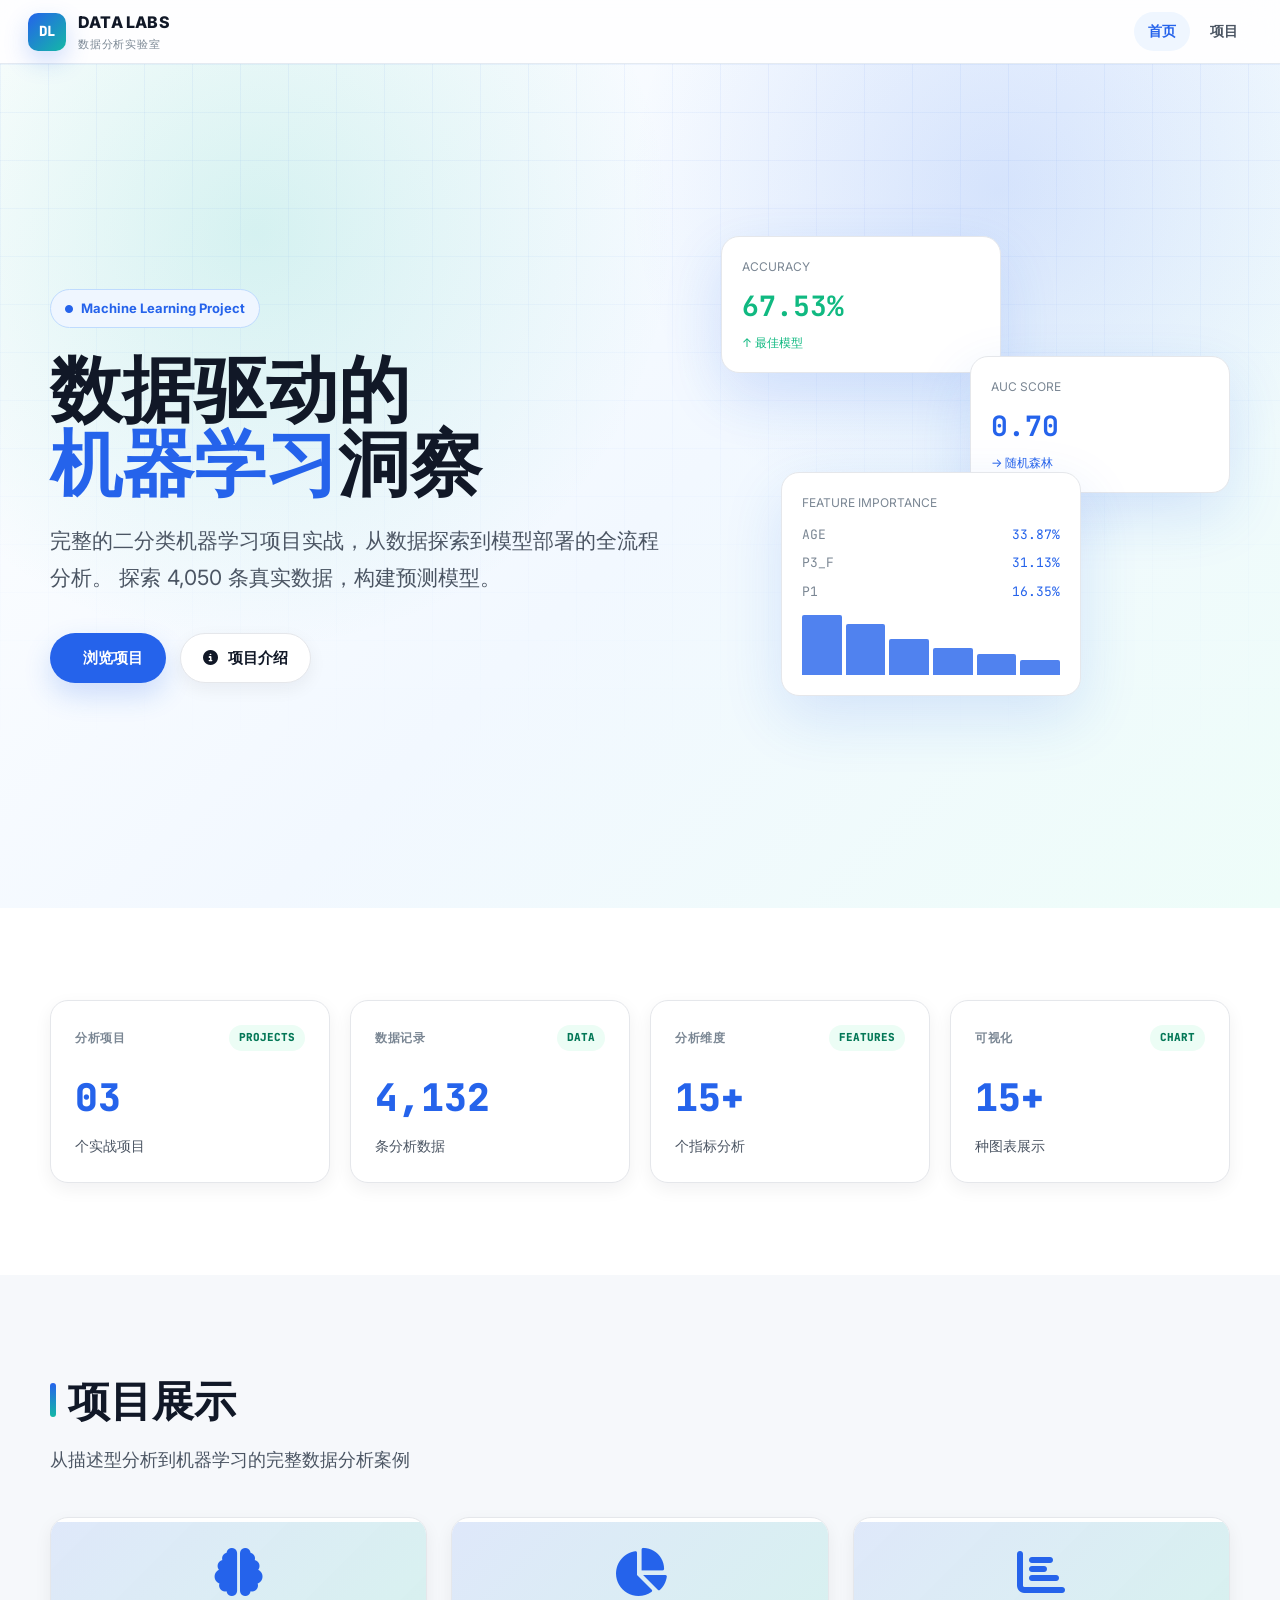
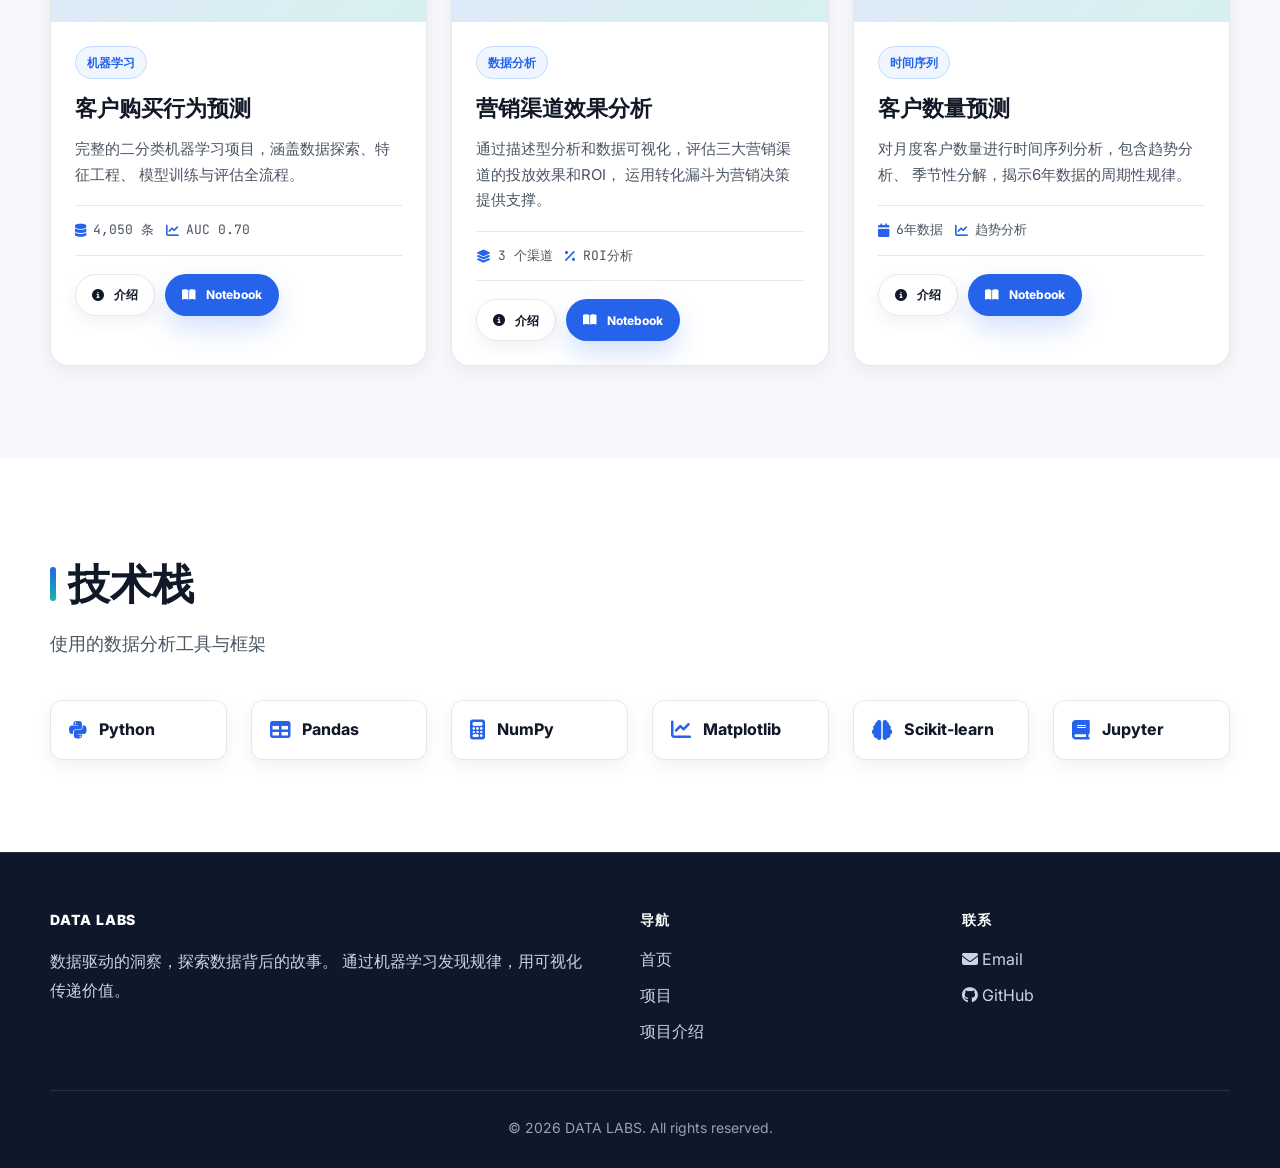
<file: index.html>
<!DOCTYPE html>
<html lang="zh-CN">
<head>
  <meta charset="UTF-8">
  <meta name="viewport" content="width=device-width, initial-scale=1.0">
  <title>DATA LABS | 数据分析实验室</title>
  <meta name="description" content="数据驱动的洞察。探索数据背后的故事，用机器学习发现规律，用可视化传递价值。">
  
  <!-- Fonts -->
  <link rel="preconnect" href="https://fonts.googleapis.com">
  <link href="https://fonts.googleapis.com/css2?family=Inter:wght@400;500;600;700&family=JetBrains+Mono:wght@400;500;600&display=swap" rel="stylesheet">
  
  <!-- Icons -->
  <link rel="stylesheet" href="https://cdnjs.cloudflare.com/ajax/libs/font-awesome/6.4.0/css/all.min.css">
  
  <!-- Styles -->
  <link rel="stylesheet" href="assets/css/main.css?v=20260425-3">
  
  <style>
    /* 首页特定样式 */
    .hero-grid {
      display: grid;
      grid-template-columns: 1.2fr 1fr;
      gap: 60px;
      align-items: center;
      min-height: calc(100vh - 56px);
    }
    
    .hero-visual {
      position: relative;
      height: 500px;
    }
    
    .hero-card {
      position: absolute;
      background: var(--bg-card);
      border: 1px solid var(--border-color);
      border-radius: 18px;
      padding: 20px;
      box-shadow: 0 22px 60px rgba(37, 99, 235, 0.14);
    }
    
    .hero-card-1 {
      top: 0;
      left: 0;
      width: 280px;
      animation: float 6s ease-in-out infinite;
    }
    
    .hero-card-2 {
      top: 120px;
      right: 0;
      width: 260px;
      animation: float 6s ease-in-out infinite 0.5s;
    }
    
    .hero-card-3 {
      bottom: 40px;
      left: 60px;
      width: 300px;
      animation: float 6s ease-in-out infinite 1s;
    }
    
    @keyframes float {
      0%, 100% { transform: translateY(0); }
      50% { transform: translateY(-20px); }
    }
    
    .mini-chart {
      height: 60px;
      display: flex;
      align-items: flex-end;
      gap: 4px;
      margin-top: 12px;
    }
    
    .mini-bar {
      flex: 1;
      background: var(--accent-primary);
      border-radius: 2px 2px 0 0;
      opacity: 0.8;
    }
    
    .stat-row {
      display: flex;
      justify-content: space-between;
      margin-bottom: 8px;
      font-family: var(--font-mono);
      font-size: 13px;
    }
    
    .stat-label {
      color: var(--text-muted);
    }
    
    .stat-value {
      color: var(--accent-primary);
    }
    
    .stat-value.up {
      color: var(--color-up);
    }
    
    @media (max-width: 992px) {
      .hero-grid {
        grid-template-columns: 1fr;
        gap: 40px;
      }
      
      .hero-visual {
        display: none;
      }
    }
  </style>
</head>
<body>
  <!-- 顶部状态栏 -->
  <header class="top-bar">
    <div class="brand">
      <div class="brand-icon">DL</div>
      <div>
        <div class="brand-text">DATA LABS</div>
        <div class="brand-sub">数据分析实验室</div>
      </div>
    </div>
    
    <nav class="nav-links">
      <a href="index.html" class="active">首页</a>
      <a href="projects/index.html">项目</a>
    </nav>

    <button class="mobile-menu-btn" aria-label="打开导航菜单">
      <i class="fas fa-bars"></i>
    </button>
  </header>

  <main class="main-content">
    <!-- Hero Section -->
    <section class="hero">
      <div class="container">
        <div class="hero-grid">
          <div class="hero-content">
            <div class="hero-badge">
              <i class="fas fa-circle" style="font-size: 8px;"></i>
              <span>Machine Learning Project</span>
            </div>
            
            <h1>
              数据驱动的<br>
              <span class="highlight">机器学习</span>洞察
            </h1>
            
            <p>
              完整的二分类机器学习项目实战，从数据探索到模型部署的全流程分析。
              探索 4,050 条真实数据，构建预测模型。
            </p>
            
            <div class="hero-buttons">
              <a href="projects/index.html" class="btn btn-primary">
                <i class="fas fa-grid-2"></i>
                浏览项目
              </a>
              <a href="ml-analysis/index.html" class="btn btn-secondary">
                <i class="fas fa-info-circle"></i>
                项目介绍
              </a>
            </div>
          </div>
          
          <div class="hero-visual">
            <div class="hero-card hero-card-1">
              <div style="font-size: 12px; color: var(--text-muted); margin-bottom: 8px;">ACCURACY</div>
              <div style="font-size: 28px; font-weight: 700; font-family: var(--font-mono); color: var(--color-up);">67.53%</div>
              <div style="font-size: 12px; color: var(--color-up); margin-top: 4px;">↑ 最佳模型</div>
            </div>
            
            <div class="hero-card hero-card-2">
              <div style="font-size: 12px; color: var(--text-muted); margin-bottom: 8px;">AUC SCORE</div>
              <div style="font-size: 28px; font-weight: 700; font-family: var(--font-mono); color: var(--accent-primary);">0.70</div>
              <div style="font-size: 12px; color: var(--accent-primary); margin-top: 4px;">→ 随机森林</div>
            </div>
            
            <div class="hero-card hero-card-3">
              <div style="font-size: 12px; color: var(--text-muted); margin-bottom: 12px;">FEATURE IMPORTANCE</div>
              <div class="stat-row">
                <span class="stat-label">AGE</span>
                <span class="stat-value">33.87%</span>
              </div>
              <div class="stat-row">
                <span class="stat-label">P3_F</span>
                <span class="stat-value">31.13%</span>
              </div>
              <div class="stat-row">
                <span class="stat-label">P1</span>
                <span class="stat-value">16.35%</span>
              </div>
              <div class="mini-chart">
                <div class="mini-bar" style="height: 100%;"></div>
                <div class="mini-bar" style="height: 85%;"></div>
                <div class="mini-bar" style="height: 60%;"></div>
                <div class="mini-bar" style="height: 45%;"></div>
                <div class="mini-bar" style="height: 35%;"></div>
                <div class="mini-bar" style="height: 25%;"></div>
              </div>
            </div>
          </div>
        </div>
      </div>
    </section>

    <!-- Stats Section -->
    <section class="section" style="background: var(--bg-secondary);">
      <div class="container">
        <div class="grid grid-4" style="display: grid; grid-template-columns: repeat(4, 1fr); gap: 20px;">
          <div class="data-card">
            <div class="card-header">
              <div class="card-title">分析项目</div>
              <div class="card-badge badge-live">PROJECTS</div>
            </div>
            <div class="card-value mono">03</div>
            <div class="card-label">个实战项目</div>
          </div>
          
          <div class="data-card">
            <div class="card-header">
              <div class="card-title">数据记录</div>
              <div class="card-badge badge-live">DATA</div>
            </div>
            <div class="card-value mono">4,132</div>
            <div class="card-label">条分析数据</div>
          </div>
          
          <div class="data-card">
            <div class="card-header">
              <div class="card-title">分析维度</div>
              <div class="card-badge badge-live">FEATURES</div>
            </div>
            <div class="card-value mono">15+</div>
            <div class="card-label">个指标分析</div>
          </div>
          
          <div class="data-card">
            <div class="card-header">
              <div class="card-title">可视化</div>
              <div class="card-badge badge-live">CHART</div>
            </div>
            <div class="card-value mono">15+</div>
            <div class="card-label">种图表展示</div>
          </div>
        </div>
      </div>
    </section>

    <!-- Project Preview -->
    <section class="section">
      <div class="container">
        <div class="section-header">
          <h2>项目展示</h2>
          <p>从描述型分析到机器学习的完整数据分析案例</p>
        </div>
        
        <div class="projects-grid" style="grid-template-columns: repeat(3, 1fr); gap: 24px;">
          <!-- ML Project -->
          <article class="project-card">
            <div style="display: flex; flex-direction: column; height: 100%;">
              <div class="project-icon" style="height: 100px;">
                <i class="fas fa-brain"></i>
              </div>
              <div class="project-content" style="flex: 1;">
                <div class="project-tag">机器学习</div>
                <h3>客户购买行为预测</h3>
                <p>
                  完整的二分类机器学习项目，涵盖数据探索、特征工程、
                  模型训练与评估全流程。
                </p>
                <div class="project-metrics">
                  <span><i class="fas fa-database"></i> 4,050 条</span>
                  <span><i class="fas fa-chart-line"></i> AUC 0.70</span>
                </div>
                <div style="margin-top: 12px; display: flex; gap: 10px; flex-wrap: wrap;">
                  <a href="ml-analysis/index.html" class="btn btn-secondary" style="padding: 8px 16px; font-size: 12px;">
                    <i class="fas fa-info-circle"></i> 介绍
                  </a>
                  <a href="ml-analysis/notebook.html" class="btn btn-primary" style="padding: 8px 16px; font-size: 12px;">
                    <i class="fas fa-book-open"></i> Notebook
                  </a>
                </div>
              </div>
            </div>
          </article>
          
          <!-- Descriptive Analysis Project -->
          <article class="project-card">
            <div style="display: flex; flex-direction: column; height: 100%;">
              <div class="project-icon" style="height: 100px;">
                <i class="fas fa-chart-pie"></i>
              </div>
              <div class="project-content" style="flex: 1;">
                <div class="project-tag">数据分析</div>
                <h3>营销渠道效果分析</h3>
                <p>
                  通过描述型分析和数据可视化，评估三大营销渠道的投放效果和ROI，
                  运用转化漏斗为营销决策提供支撑。
                </p>
                <div class="project-metrics">
                  <span><i class="fas fa-layer-group"></i> 3 个渠道</span>
                  <span><i class="fas fa-percentage"></i> ROI分析</span>
                </div>
                <div style="margin-top: 12px; display: flex; gap: 10px; flex-wrap: wrap;">
                  <a href="descriptive-analysis/index.html" class="btn btn-secondary" style="padding: 8px 16px; font-size: 12px;">
                    <i class="fas fa-info-circle"></i> 介绍
                  </a>
                  <a href="descriptive-analysis/notebook.html" class="btn btn-primary" style="padding: 8px 16px; font-size: 12px;">
                    <i class="fas fa-book-open"></i> Notebook
                  </a>
                </div>
              </div>
            </div>
          </article>
          
          <!-- Time Series Project -->
          <article class="project-card">
            <div style="display: flex; flex-direction: column; height: 100%;">
              <div class="project-icon" style="height: 100px;">
                <i class="fas fa-chart-bar"></i>
              </div>
              <div class="project-content" style="flex: 1;">
                <div class="project-tag">时间序列</div>
                <h3>客户数量预测</h3>
                <p>
                  对月度客户数量进行时间序列分析，包含趋势分析、
                  季节性分解，揭示6年数据的周期性规律。
                </p>
                <div class="project-metrics">
                  <span><i class="fas fa-calendar"></i> 6年数据</span>
                  <span><i class="fas fa-chart-line"></i> 趋势分析</span>
                </div>
                <div style="margin-top: 12px; display: flex; gap: 10px; flex-wrap: wrap;">
                  <a href="time-series/index.html" class="btn btn-secondary" style="padding: 8px 16px; font-size: 12px;">
                    <i class="fas fa-info-circle"></i> 介绍
                  </a>
                  <a href="time-series/notebook.html" class="btn btn-primary" style="padding: 8px 16px; font-size: 12px;">
                    <i class="fas fa-book-open"></i> Notebook
                  </a>
                </div>
              </div>
            </div>
          </article>
        </div>
      </div>
    </section>

    <!-- Tech Stack -->
    <section class="section" style="background: var(--bg-secondary);">
      <div class="container">
        <div class="section-header">
          <h2>技术栈</h2>
          <p>使用的数据分析工具与框架</p>
        </div>
        
        <div class="tech-stack" style="grid-template-columns: repeat(6, 1fr);">
          <div class="tech-item">
            <i class="fab fa-python"></i>
            <span>Python</span>
          </div>
          <div class="tech-item">
            <i class="fas fa-table"></i>
            <span>Pandas</span>
          </div>
          <div class="tech-item">
            <i class="fas fa-calculator"></i>
            <span>NumPy</span>
          </div>
          <div class="tech-item">
            <i class="fas fa-chart-line"></i>
            <span>Matplotlib</span>
          </div>
          <div class="tech-item">
            <i class="fas fa-brain"></i>
            <span>Scikit-learn</span>
          </div>
          <div class="tech-item">
            <i class="fas fa-book"></i>
            <span>Jupyter</span>
          </div>
        </div>
      </div>
    </section>
  </main>

  <footer>
    <div class="container">
      <div class="footer-content">
        <div class="footer-section">
          <h3>DATA LABS</h3>
          <p>
            数据驱动的洞察，探索数据背后的故事。
            通过机器学习发现规律，用可视化传递价值。
          </p>
        </div>
        
        <div class="footer-section">
          <h3>导航</h3>
          <ul class="footer-links">
            <li><a href="index.html">首页</a></li>
            <li><a href="projects/index.html">项目</a></li>
            <li><a href="ml-analysis/index.html">项目介绍</a></li>
          </ul>
        </div>
        
        <div class="footer-section">
          <h3>联系</h3>
          <ul class="footer-links">
            <li><a href="mailto:wangan@shuce.top"><i class="fas fa-envelope"></i> Email</a></li>
            <li><a href="https://github.com/waanng" target="_blank"><i class="fab fa-github"></i> GitHub</a></li>
          </ul>
        </div>
      </div>
      
      <div class="footer-bottom">
        <p>&copy; 2026 DATA LABS. All rights reserved.</p>
      </div>
    </div>
  </footer>

  <script src="assets/js/main.js?v=20260425-3"></script>
</body>
</html>
</file>
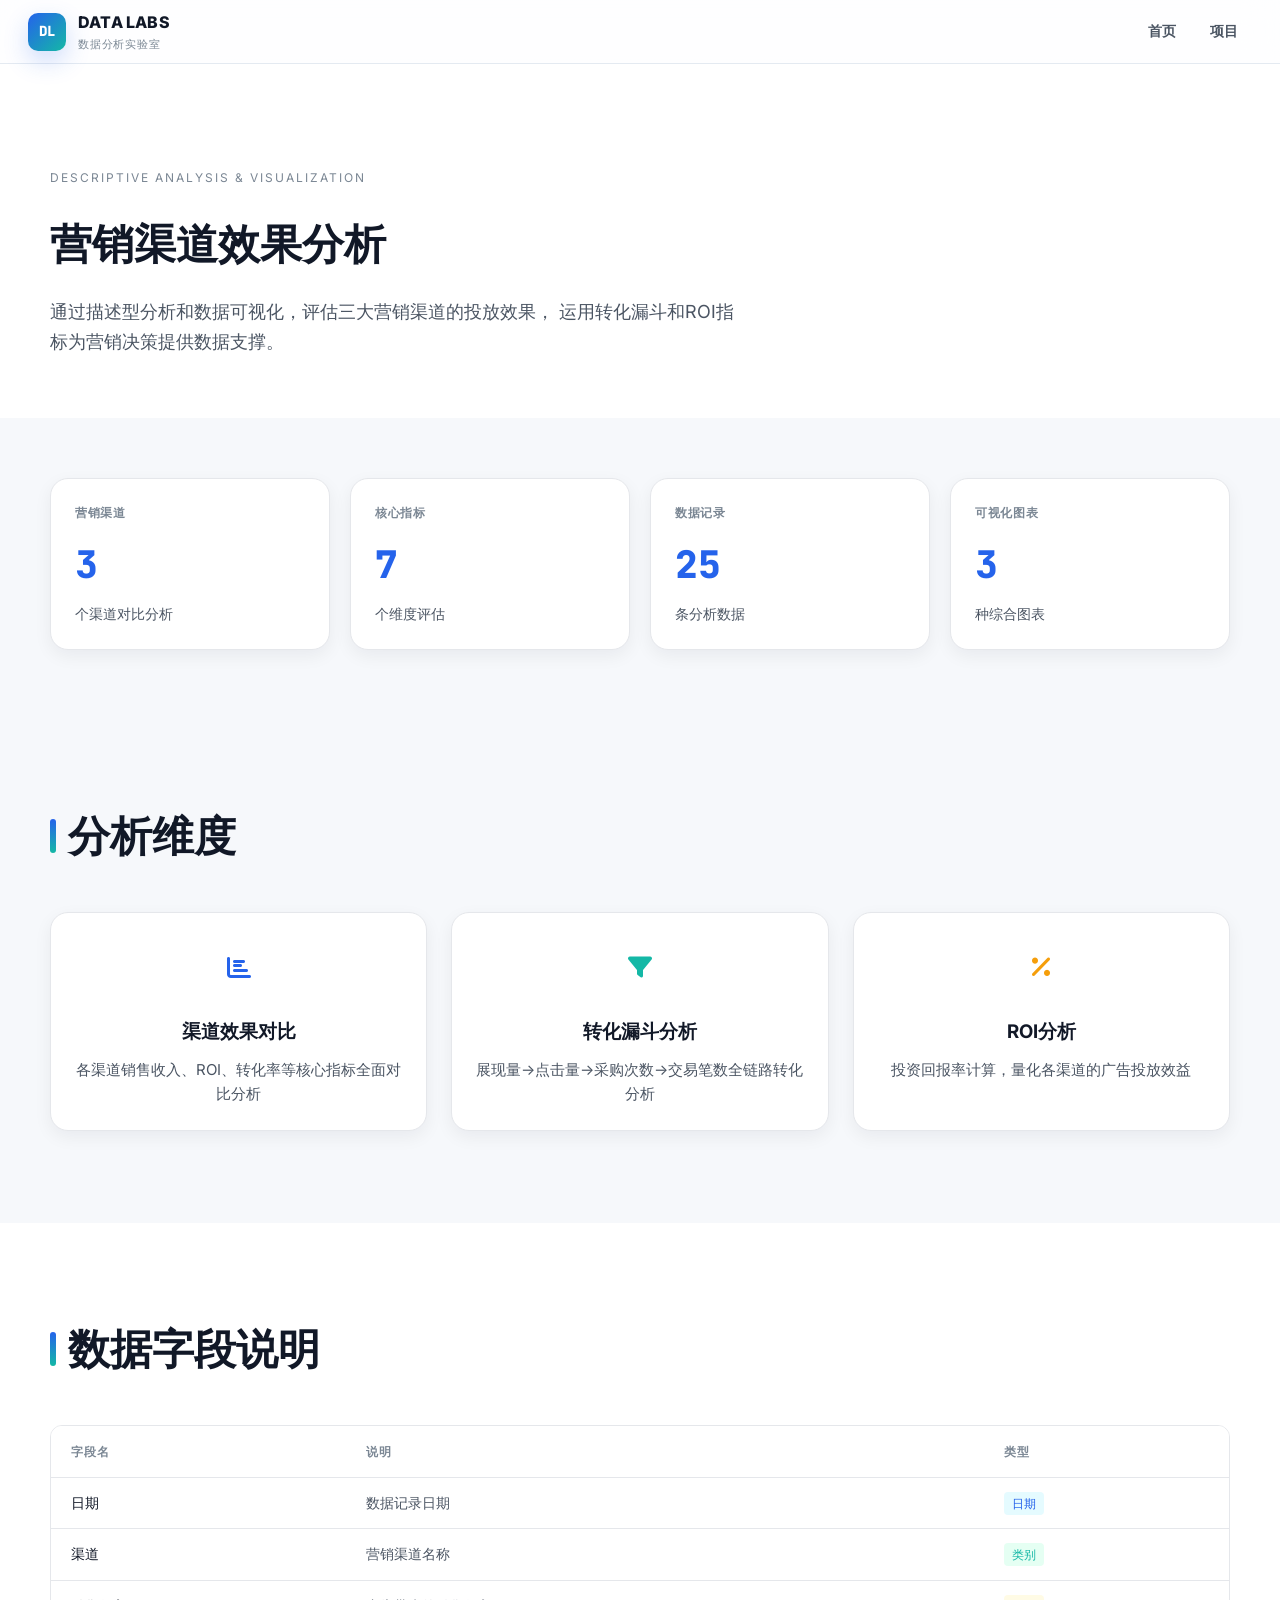
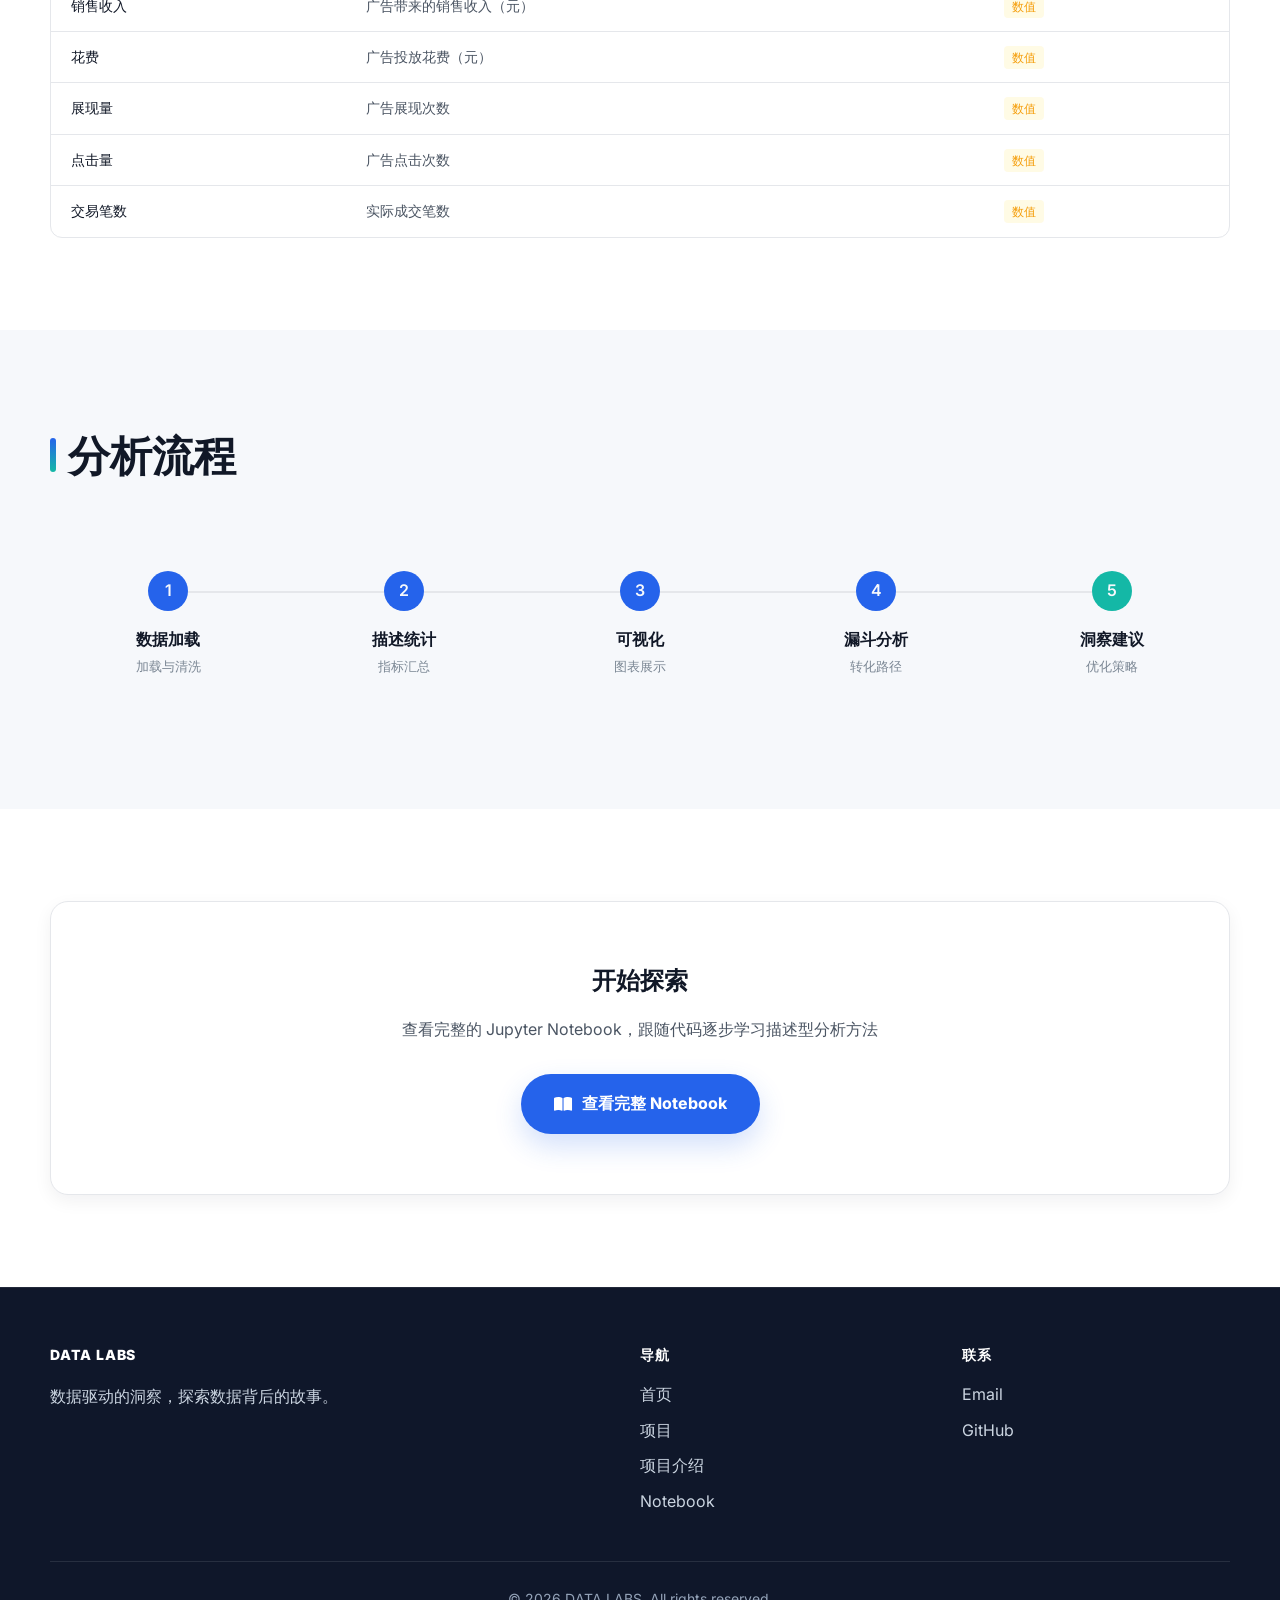
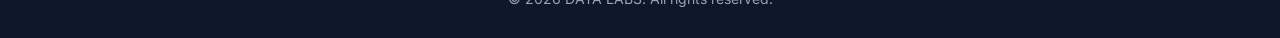
<file: descriptive-analysis/index.html>
<!DOCTYPE html>
<html lang="zh-CN">
<head>
  <meta charset="UTF-8">
  <meta name="viewport" content="width=device-width, initial-scale=1.0">
  <title>营销渠道效果分析 | DATA LABS</title>
  <meta name="description" content="通过描述型分析和数据可视化，评估三大营销渠道的投放效果和ROI。">
  
  <link rel="preconnect" href="https://fonts.googleapis.com">
  <link href="https://fonts.googleapis.com/css2?family=Inter:wght@400;500;600;700&family=JetBrains+Mono:wght@400;500;600&display=swap" rel="stylesheet">
  <link rel="stylesheet" href="https://cdnjs.cloudflare.com/ajax/libs/font-awesome/6.4.0/css/all.min.css">
  <link rel="stylesheet" href="../assets/css/main.css?v=20260425-3">
</head>
<body>
  <!-- 顶部状态栏 -->
  <header class="top-bar">
    <div class="brand">
      <div class="brand-icon">DL</div>
      <div>
        <div class="brand-text">DATA LABS</div>
        <div class="brand-sub">数据分析实验室</div>
      </div>
    </div>
    
    <nav class="nav-links">
      <a href="../index.html">首页</a>
      <a href="../projects/index.html">项目</a>
    </nav>

    <button class="mobile-menu-btn" aria-label="打开导航菜单">
      <i class="fas fa-bars"></i>
    </button>
  </header>

  <main class="main-content">
    <!-- Hero -->
    <section style="padding: 100px 0 60px; background: var(--bg-secondary);">
      <div class="container">
        <div style="margin-bottom: 20px;">
          <span style="font-size: 12px; color: var(--text-muted); text-transform: uppercase; letter-spacing: 2px;">
            Descriptive Analysis & Visualization
          </span>
        </div>
        
        <h1 style="font-size: 42px; font-weight: 700; margin-bottom: 20px;">
          营销渠道效果分析
        </h1>
        
        <p style="font-size: 18px; color: var(--text-secondary); max-width: 700px; line-height: 1.7;">
          通过描述型分析和数据可视化，评估三大营销渠道的投放效果，
          运用转化漏斗和ROI指标为营销决策提供数据支撑。
        </p>
      </div>
    </section>

    <!-- Stats Grid -->
    <section style="padding: 60px 0; background: var(--bg-primary);">
      <div class="container">
        <div style="display: grid; grid-template-columns: repeat(4, 1fr); gap: 20px;">
          <div class="data-card">
            <div class="card-title" style="margin-bottom: 12px;">营销渠道</div>
            <div class="card-value mono">3</div>
            <div class="card-label">个渠道对比分析</div>
          </div>
          
          <div class="data-card">
            <div class="card-title" style="margin-bottom: 12px;">核心指标</div>
            <div class="card-value mono">7</div>
            <div class="card-label">个维度评估</div>
          </div>
          
          <div class="data-card">
            <div class="card-title" style="margin-bottom: 12px;">数据记录</div>
            <div class="card-value mono">25</div>
            <div class="card-label">条分析数据</div>
          </div>
          
          <div class="data-card">
            <div class="card-title" style="margin-bottom: 12px;">可视化图表</div>
            <div class="card-value mono">3</div>
            <div class="card-label">种综合图表</div>
          </div>
        </div>
      </div>
    </section>

    <!-- Features -->
    <section class="section">
      <div class="container">
        <div class="section-header">
          <h2>分析维度</h2>
        </div>
        
        <div style="display: grid; grid-template-columns: repeat(3, 1fr); gap: 24px;">
          <div class="data-card" style="text-align: center;">
            <div style="width: 60px; height: 60px; background: var(--bg-secondary); border-radius: 50%; display: flex; align-items: center; justify-content: center; margin: 0 auto 20px; font-size: 24px; color: var(--accent-primary);">
              <i class="fas fa-chart-bar"></i>
            </div>
            <h3 style="margin-bottom: 12px;">渠道效果对比</h3>
            <p style="color: var(--text-secondary); font-size: 15px; line-height: 1.6;">
              各渠道销售收入、ROI、转化率等核心指标全面对比分析</p>
          </div>
          
          <div class="data-card" style="text-align: center;">
            <div style="width: 60px; height: 60px; background: var(--bg-secondary); border-radius: 50%; display: flex; align-items: center; justify-content: center; margin: 0 auto 20px; font-size: 24px; color: var(--accent-secondary);">
              <i class="fas fa-filter"></i>
            </div>
            <h3 style="margin-bottom: 12px;">转化漏斗分析</h3>
            <p style="color: var(--text-secondary); font-size: 15px; line-height: 1.6;">
              展现量→点击量→采购次数→交易笔数全链路转化分析</p>
          </div>
          
          <div class="data-card" style="text-align: center;">
            <div style="width: 60px; height: 60px; background: var(--bg-secondary); border-radius: 50%; display: flex; align-items: center; justify-content: center; margin: 0 auto 20px; font-size: 24px; color: var(--accent-gold);">
              <i class="fas fa-percentage"></i>
            </div>
            <h3 style="margin-bottom: 12px;">ROI分析</h3>
            <p style="color: var(--text-secondary); font-size: 15px; line-height: 1.6;">
              投资回报率计算，量化各渠道的广告投放效益</p>
          </div>
        </div>
      </div>
    </section>

    <!-- Data Schema -->
    <section class="section" style="background: var(--bg-secondary);">
      <div class="container">
        <div class="section-header">
          <h2>数据字段说明</h2>
        </div>
        
        <div style="background: var(--bg-card); border: 1px solid var(--border-color); border-radius: 12px; overflow: hidden;">
          <table style="width: 100%; border-collapse: collapse; font-size: 14px;">
            <thead>
              <tr style="background: var(--bg-secondary);">
                <th style="padding: 16px 20px; text-align: left; font-weight: 600; color: var(--text-muted); text-transform: uppercase; font-size: 12px; letter-spacing: 1px; border-bottom: 1px solid var(--border-color);">字段名</th>
                <th style="padding: 16px 20px; text-align: left; font-weight: 600; color: var(--text-muted); text-transform: uppercase; font-size: 12px; letter-spacing: 1px; border-bottom: 1px solid var(--border-color);">说明</th>
                <th style="padding: 16px 20px; text-align: left; font-weight: 600; color: var(--text-muted); text-transform: uppercase; font-size: 12px; letter-spacing: 1px; border-bottom: 1px solid var(--border-color);">类型</th>
              </tr>
            </thead>
            <tbody>
              <tr>
                <td style="padding: 14px 20px; border-bottom: 1px solid var(--border-color); font-family: var(--font-mono);">日期</td>
                <td style="padding: 14px 20px; border-bottom: 1px solid var(--border-color); color: var(--text-secondary);">数据记录日期</td>
                <td style="padding: 14px 20px; border-bottom: 1px solid var(--border-color);"><span style="background: rgba(0,212,255,0.1); color: var(--accent-primary); padding: 4px 8px; border-radius: 4px; font-size: 12px;">日期</span></td>
              </tr>
              <tr>
                <td style="padding: 14px 20px; border-bottom: 1px solid var(--border-color); font-family: var(--font-mono);">渠道</td>
                <td style="padding: 14px 20px; border-bottom: 1px solid var(--border-color); color: var(--text-secondary);">营销渠道名称</td>
                <td style="padding: 14px 20px; border-bottom: 1px solid var(--border-color);"><span style="background: rgba(0,255,136,0.1); color: var(--accent-secondary); padding: 4px 8px; border-radius: 4px; font-size: 12px;">类别</span></td>
              </tr>
              <tr>
                <td style="padding: 14px 20px; border-bottom: 1px solid var(--border-color); font-family: var(--font-mono);">销售收入</td>
                <td style="padding: 14px 20px; border-bottom: 1px solid var(--border-color); color: var(--text-secondary);">广告带来的销售收入（元）</td>
                <td style="padding: 14px 20px; border-bottom: 1px solid var(--border-color);"><span style="background: rgba(255,215,0,0.1); color: var(--accent-gold); padding: 4px 8px; border-radius: 4px; font-size: 12px;">数值</span></td>
              </tr>
              <tr>
                <td style="padding: 14px 20px; border-bottom: 1px solid var(--border-color); font-family: var(--font-mono);">花费</td>
                <td style="padding: 14px 20px; border-bottom: 1px solid var(--border-color); color: var(--text-secondary);">广告投放花费（元）</td>
                <td style="padding: 14px 20px; border-bottom: 1px solid var(--border-color);"><span style="background: rgba(255,215,0,0.1); color: var(--accent-gold); padding: 4px 8px; border-radius: 4px; font-size: 12px;">数值</span></td>
              </tr>
              <tr>
                <td style="padding: 14px 20px; border-bottom: 1px solid var(--border-color); font-family: var(--font-mono);">展现量</td>
                <td style="padding: 14px 20px; border-bottom: 1px solid var(--border-color); color: var(--text-secondary);">广告展现次数</td>
                <td style="padding: 14px 20px; border-bottom: 1px solid var(--border-color);"><span style="background: rgba(255,215,0,0.1); color: var(--accent-gold); padding: 4px 8px; border-radius: 4px; font-size: 12px;">数值</span></td>
              </tr>
              <tr>
                <td style="padding: 14px 20px; border-bottom: 1px solid var(--border-color); font-family: var(--font-mono);">点击量</td>
                <td style="padding: 14px 20px; border-bottom: 1px solid var(--border-color); color: var(--text-secondary);">广告点击次数</td>
                <td style="padding: 14px 20px; border-bottom: 1px solid var(--border-color);"><span style="background: rgba(255,215,0,0.1); color: var(--accent-gold); padding: 4px 8px; border-radius: 4px; font-size: 12px;">数值</span></td>
              </tr>
              <tr>
                <td style="padding: 14px 20px; font-family: var(--font-mono);">交易笔数</td>
                <td style="padding: 14px 20px; color: var(--text-secondary);">实际成交笔数</td>
                <td style="padding: 14px 20px;"><span style="background: rgba(255,215,0,0.1); color: var(--accent-gold); padding: 4px 8px; border-radius: 4px; font-size: 12px;">数值</span></td>
              </tr>
            </tbody>
          </table>
        </div>
      </div>
    </section>

    <!-- Process Timeline -->
    <section class="section">
      <div class="container">
        <div class="section-header">
          <h2>分析流程</h2>
        </div>
        
        <div style="display: flex; justify-content: space-between; position: relative; padding: 40px 0;">
          <div style="position: absolute; top: 60px; left: 10%; right: 10%; height: 2px; background: var(--border-color);"></div>
          
          <div style="text-align: center; position: relative; z-index: 1; flex: 1;">
            <div style="width: 40px; height: 40px; background: var(--accent-primary); border-radius: 50%; display: flex; align-items: center; justify-content: center; margin: 0 auto 16px; font-weight: 600; color: var(--bg-primary);">1</div>
            <div style="font-weight: 600; margin-bottom: 4px;">数据加载</div>
            <div style="font-size: 13px; color: var(--text-muted);">加载与清洗</div>
          </div>
          
          <div style="text-align: center; position: relative; z-index: 1; flex: 1;">
            <div style="width: 40px; height: 40px; background: var(--accent-primary); border-radius: 50%; display: flex; align-items: center; justify-content: center; margin: 0 auto 16px; font-weight: 600; color: var(--bg-primary);">2</div>
            <div style="font-weight: 600; margin-bottom: 4px;">描述统计</div>
            <div style="font-size: 13px; color: var(--text-muted);">指标汇总</div>
          </div>
          
          <div style="text-align: center; position: relative; z-index: 1; flex: 1;">
            <div style="width: 40px; height: 40px; background: var(--accent-primary); border-radius: 50%; display: flex; align-items: center; justify-content: center; margin: 0 auto 16px; font-weight: 600; color: var(--bg-primary);">3</div>
            <div style="font-weight: 600; margin-bottom: 4px;">可视化</div>
            <div style="font-size: 13px; color: var(--text-muted);">图表展示</div>
          </div>
          
          <div style="text-align: center; position: relative; z-index: 1; flex: 1;">
            <div style="width: 40px; height: 40px; background: var(--accent-primary); border-radius: 50%; display: flex; align-items: center; justify-content: center; margin: 0 auto 16px; font-weight: 600; color: var(--bg-primary);">4</div>
            <div style="font-weight: 600; margin-bottom: 4px;">漏斗分析</div>
            <div style="font-size: 13px; color: var(--text-muted);">转化路径</div>
          </div>
          
          <div style="text-align: center; position: relative; z-index: 1; flex: 1;">
            <div style="width: 40px; height: 40px; background: var(--accent-secondary); border-radius: 50%; display: flex; align-items: center; justify-content: center; margin: 0 auto 16px; font-weight: 600; color: var(--bg-primary);">5</div>
            <div style="font-weight: 600; margin-bottom: 4px;">洞察建议</div>
            <div style="font-size: 13px; color: var(--text-muted);">优化策略</div>
          </div>
        </div>
      </div>
    </section>

    <!-- CTA -->
    <section class="section" style="background: var(--bg-secondary);">
      <div class="container">
        <div class="data-card" style="text-align: center; padding: 60px;">
          <h2 style="margin-bottom: 16px;">开始探索</h2>
          <p style="color: var(--text-secondary); margin-bottom: 32px; font-size: 16px;">
            查看完整的 Jupyter Notebook，跟随代码逐步学习描述型分析方法
          </p>
          
          <a href="notebook.html" class="btn btn-primary" style="padding: 16px 32px; font-size: 16px;">
            <i class="fas fa-book-open"></i>
            查看完整 Notebook
          </a>
        </div>
      </div>
    </section>
  </main>

  <footer>
    <div class="container">
      <div class="footer-content">
        <div class="footer-section">
          <h3>DATA LABS</h3>
          <p>数据驱动的洞察，探索数据背后的故事。</p>
        </div>
        
        <div class="footer-section">
          <h3>导航</h3>
          <ul class="footer-links">
            <li><a href="../index.html">首页</a></li>
            <li><a href="../projects/index.html">项目</a></li>
            <li><a href="index.html">项目介绍</a></li>
            <li><a href="notebook.html">Notebook</a></li>
          </ul>
        </div>
        
        <div class="footer-section">
          <h3>联系</h3>
          <ul class="footer-links">
            <li><a href="mailto:wangan@shuce.top">Email</a></li>
            <li><a href="https://github.com/waanng" target="_blank">GitHub</a></li>
          </ul>
        </div>
      </div>
      
      <div class="footer-bottom">
        <p>&copy; 2026 DATA LABS. All rights reserved.</p>
      </div>
    </div>
  </footer>
</body>
</html>
</file>
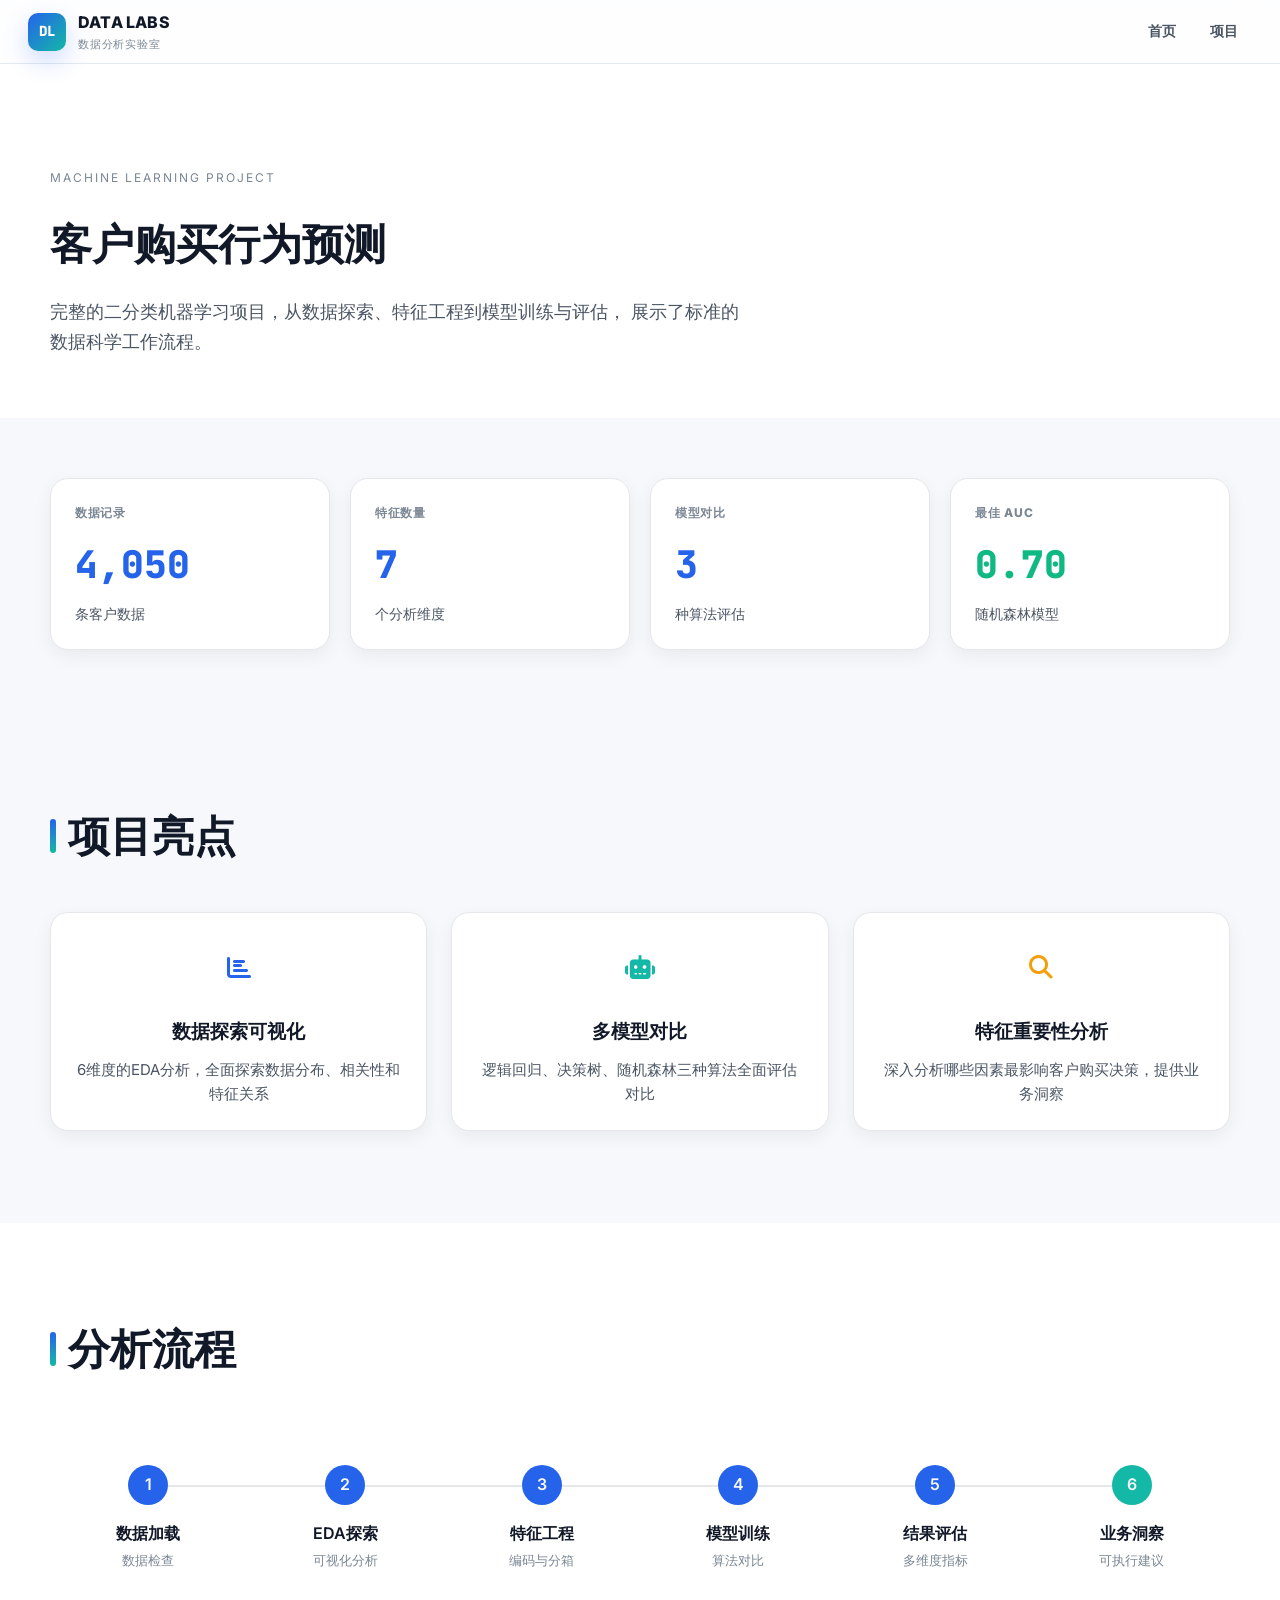
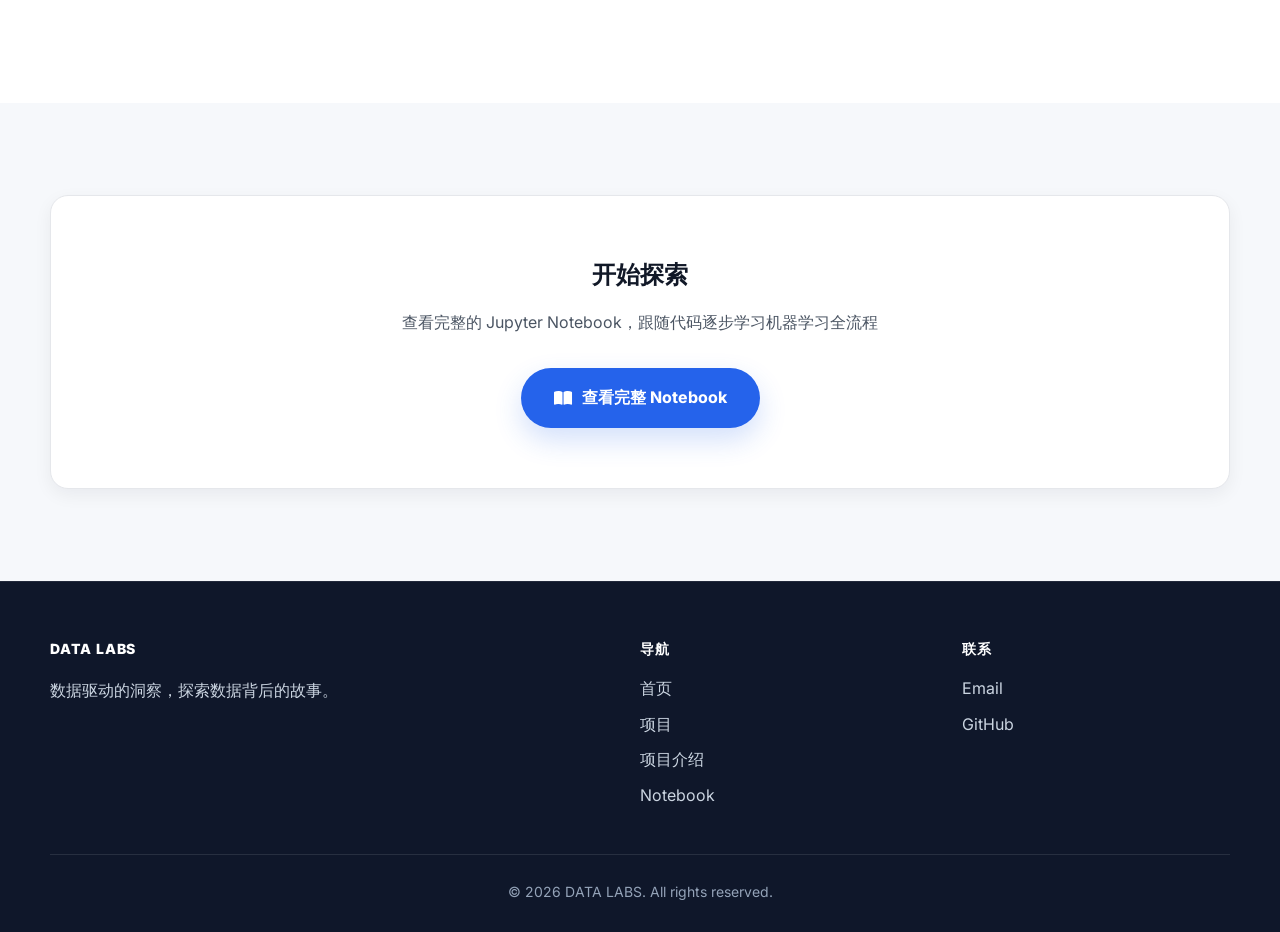
<file: ml-analysis/index.html>
<!DOCTYPE html>
<html lang="zh-CN">
<head>
  <meta charset="UTF-8">
  <meta name="viewport" content="width=device-width, initial-scale=1.0">
  <title>项目介绍 | DATA LABS</title>
  <meta name="description" content="客户购买行为预测 - 完整的二分类机器学习项目">
  
  <link rel="preconnect" href="https://fonts.googleapis.com">
  <link href="https://fonts.googleapis.com/css2?family=Inter:wght@400;500;600;700&family=JetBrains+Mono:wght@400;500;600&display=swap" rel="stylesheet">
  <link rel="stylesheet" href="https://cdnjs.cloudflare.com/ajax/libs/font-awesome/6.4.0/css/all.min.css">
  <link rel="stylesheet" href="../assets/css/main.css?v=20260425-3">
</head>
<body>
  <!-- 顶部状态栏 -->
  <header class="top-bar">
    <div class="brand">
      <div class="brand-icon">DL</div>
      <div>
        <div class="brand-text">DATA LABS</div>
        <div class="brand-sub">数据分析实验室</div>
      </div>
    </div>
    
    <nav class="nav-links">
      <a href="../index.html">首页</a>
      <a href="../projects/index.html">项目</a>
    </nav>

    <button class="mobile-menu-btn" aria-label="打开导航菜单">
      <i class="fas fa-bars"></i>
    </button>
  </header>

  <main class="main-content">
    <!-- Hero -->
    <section style="padding: 100px 0 60px; background: var(--bg-secondary);">
      <div class="container">
        <div style="margin-bottom: 20px;">
          <span style="font-size: 12px; color: var(--text-muted); text-transform: uppercase; letter-spacing: 2px;">
            Machine Learning Project
          </span>
        </div>
        
        <h1 style="font-size: 42px; font-weight: 700; margin-bottom: 20px;">
          客户购买行为预测
        </h1>
        
        <p style="font-size: 18px; color: var(--text-secondary); max-width: 700px; line-height: 1.7;">
          完整的二分类机器学习项目，从数据探索、特征工程到模型训练与评估，
          展示了标准的数据科学工作流程。
        </p>
      </div>
    </section>

    <!-- Stats Grid -->
    <section style="padding: 60px 0; background: var(--bg-primary);">
      <div class="container">
        <div style="display: grid; grid-template-columns: repeat(4, 1fr); gap: 20px;">
          <div class="data-card">
            <div class="card-title" style="margin-bottom: 12px;">数据记录</div>
            <div class="card-value mono">4,050</div>
            <div class="card-label">条客户数据</div>
          </div>
          
          <div class="data-card">
            <div class="card-title" style="margin-bottom: 12px;">特征数量</div>
            <div class="card-value mono">7</div>
            <div class="card-label">个分析维度</div>
          </div>
          
          <div class="data-card">
            <div class="card-title" style="margin-bottom: 12px;">模型对比</div>
            <div class="card-value mono">3</div>
            <div class="card-label">种算法评估</div>
          </div>
          
          <div class="data-card">
            <div class="card-title" style="margin-bottom: 12px;">最佳 AUC</div>
            <div class="card-value mono" style="color: var(--color-up);">0.70</div>
            <div class="card-label">随机森林模型</div>
          </div>
        </div>
      </div>
    </section>

    <!-- Features -->
    <section class="section">
      <div class="container">
        <div class="section-header">
          <h2>项目亮点</h2>
        </div>
        
        <div style="display: grid; grid-template-columns: repeat(3, 1fr); gap: 24px;">
          <div class="data-card" style="text-align: center;">
            <div style="width: 60px; height: 60px; background: var(--bg-secondary); border-radius: 50%; display: flex; align-items: center; justify-content: center; margin: 0 auto 20px; font-size: 24px; color: var(--accent-primary);">
              <i class="fas fa-chart-bar"></i>
            </div>
            <h3 style="margin-bottom: 12px;">数据探索可视化</h3>
            <p style="color: var(--text-secondary); font-size: 15px; line-height: 1.6;">6维度的EDA分析，全面探索数据分布、相关性和特征关系</p>
          </div>
          
          <div class="data-card" style="text-align: center;">
            <div style="width: 60px; height: 60px; background: var(--bg-secondary); border-radius: 50%; display: flex; align-items: center; justify-content: center; margin: 0 auto 20px; font-size: 24px; color: var(--accent-secondary);">
              <i class="fas fa-robot"></i>
            </div>
            <h3 style="margin-bottom: 12px;">多模型对比</h3>
            <p style="color: var(--text-secondary); font-size: 15px; line-height: 1.6;">逻辑回归、决策树、随机森林三种算法全面评估对比</p>
          </div>
          
          <div class="data-card" style="text-align: center;">
            <div style="width: 60px; height: 60px; background: var(--bg-secondary); border-radius: 50%; display: flex; align-items: center; justify-content: center; margin: 0 auto 20px; font-size: 24px; color: var(--accent-gold);">
              <i class="fas fa-search"></i>
            </div>
            <h3 style="margin-bottom: 12px;">特征重要性分析</h3>
            <p style="color: var(--text-secondary); font-size: 15px; line-height: 1.6;">深入分析哪些因素最影响客户购买决策，提供业务洞察</p>
          </div>
        </div>
      </div>
    </section>

    <!-- Process Timeline -->
    <section class="section" style="background: var(--bg-secondary);">
      <div class="container">
        <div class="section-header">
          <h2>分析流程</h2>
        </div>
        
        <div style="display: flex; justify-content: space-between; position: relative; padding: 40px 0;">
          <div style="position: absolute; top: 60px; left: 10%; right: 10%; height: 2px; background: var(--border-color);"></div>
          
          <div style="text-align: center; position: relative; z-index: 1; flex: 1;">
            <div style="width: 40px; height: 40px; background: var(--accent-primary); border-radius: 50%; display: flex; align-items: center; justify-content: center; margin: 0 auto 16px; font-weight: 600; color: var(--bg-primary);">1</div>
            <div style="font-weight: 600; margin-bottom: 4px;">数据加载</div>
            <div style="font-size: 13px; color: var(--text-muted);">数据检查</div>
          </div>
          
          <div style="text-align: center; position: relative; z-index: 1; flex: 1;">
            <div style="width: 40px; height: 40px; background: var(--accent-primary); border-radius: 50%; display: flex; align-items: center; justify-content: center; margin: 0 auto 16px; font-weight: 600; color: var(--bg-primary);">2</div>
            <div style="font-weight: 600; margin-bottom: 4px;">EDA探索</div>
            <div style="font-size: 13px; color: var(--text-muted);">可视化分析</div>
          </div>
          
          <div style="text-align: center; position: relative; z-index: 1; flex: 1;">
            <div style="width: 40px; height: 40px; background: var(--accent-primary); border-radius: 50%; display: flex; align-items: center; justify-content: center; margin: 0 auto 16px; font-weight: 600; color: var(--bg-primary);">3</div>
            <div style="font-weight: 600; margin-bottom: 4px;">特征工程</div>
            <div style="font-size: 13px; color: var(--text-muted);">编码与分箱</div>
          </div>
          
          <div style="text-align: center; position: relative; z-index: 1; flex: 1;">
            <div style="width: 40px; height: 40px; background: var(--accent-primary); border-radius: 50%; display: flex; align-items: center; justify-content: center; margin: 0 auto 16px; font-weight: 600; color: var(--bg-primary);">4</div>
            <div style="font-weight: 600; margin-bottom: 4px;">模型训练</div>
            <div style="font-size: 13px; color: var(--text-muted);">算法对比</div>
          </div>
          
          <div style="text-align: center; position: relative; z-index: 1; flex: 1;">
            <div style="width: 40px; height: 40px; background: var(--accent-primary); border-radius: 50%; display: flex; align-items: center; justify-content: center; margin: 0 auto 16px; font-weight: 600; color: var(--bg-primary);">5</div>
            <div style="font-weight: 600; margin-bottom: 4px;">结果评估</div>
            <div style="font-size: 13px; color: var(--text-muted);">多维度指标</div>
          </div>
          
          <div style="text-align: center; position: relative; z-index: 1; flex: 1;">
            <div style="width: 40px; height: 40px; background: var(--accent-secondary); border-radius: 50%; display: flex; align-items: center; justify-content: center; margin: 0 auto 16px; font-weight: 600; color: var(--bg-primary);">6</div>
            <div style="font-weight: 600; margin-bottom: 4px;">业务洞察</div>
            <div style="font-size: 13px; color: var(--text-muted);">可执行建议</div>
          </div>
        </div>
      </div>
    </section>

    <!-- CTA -->
    <section class="section">
      <div class="container">
        <div class="data-card" style="text-align: center; padding: 60px;">
          <h2 style="margin-bottom: 16px;">开始探索</h2>
          <p style="color: var(--text-secondary); margin-bottom: 32px; font-size: 16px;">
            查看完整的 Jupyter Notebook，跟随代码逐步学习机器学习全流程
          </p>
          
          <a href="notebook.html" class="btn btn-primary" style="padding: 16px 32px; font-size: 16px;">
            <i class="fas fa-book-open"></i>
            查看完整 Notebook
          </a>
        </div>
      </div>
    </section>
  </main>

  <footer>
    <div class="container">
      <div class="footer-content">
        <div class="footer-section">
          <h3>DATA LABS</h3>
          <p>数据驱动的洞察，探索数据背后的故事。</p>
        </div>
        
        <div class="footer-section">
          <h3>导航</h3>
          <ul class="footer-links">
            <li><a href="../index.html">首页</a></li>
            <li><a href="../projects/index.html">项目</a></li>
            <li><a href="index.html">项目介绍</a></li>
            <li><a href="notebook.html">Notebook</a></li>
          </ul>
        </div>
        
        <div class="footer-section">
          <h3>联系</h3>
          <ul class="footer-links">
            <li><a href="mailto:wangan@shuce.top">Email</a></li>
            <li><a href="https://github.com/waanng" target="_blank">GitHub</a></li>
          </ul>
        </div>
      </div>
      
      <div class="footer-bottom">
        <p>&copy; 2026 DATA LABS. All rights reserved.</p>
      </div>
    </div>
  </footer>
</body>
</html>
</file>
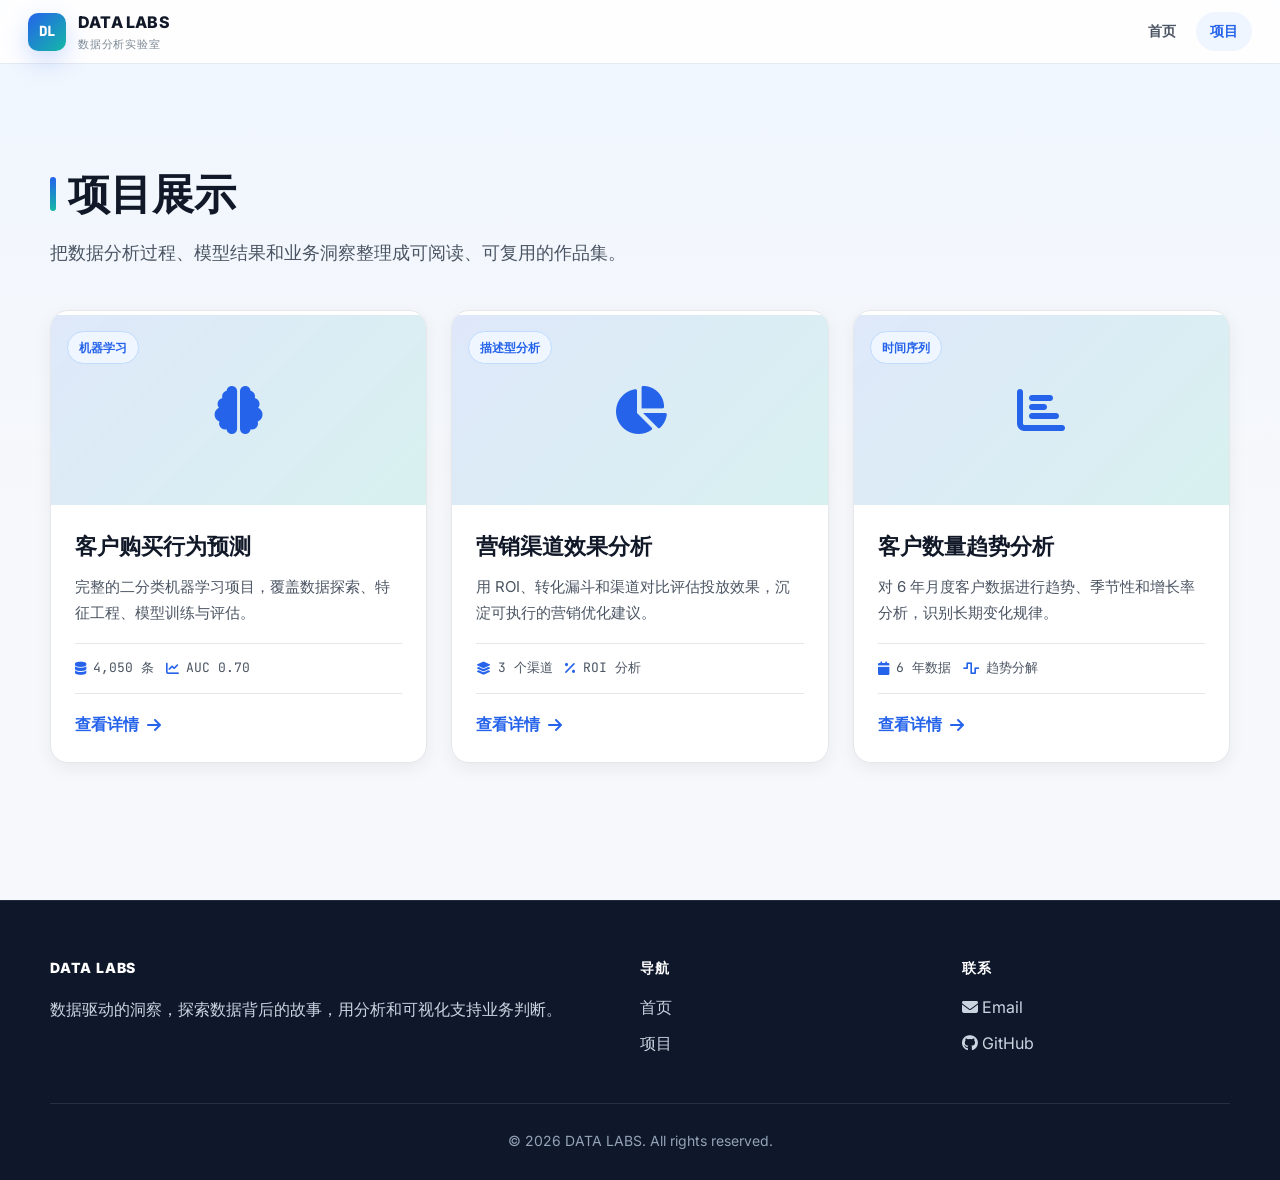
<file: projects/index.html>
<!DOCTYPE html>
<html lang="zh-CN">
<head>
  <meta charset="UTF-8">
  <meta name="viewport" content="width=device-width, initial-scale=1.0">
  <title>项目展示 | DATA LABS</title>
  <meta name="description" content="DATA LABS 数据分析项目集，包含机器学习、营销渠道分析、时间序列分析等实战案例。">

  <link rel="preconnect" href="https://fonts.googleapis.com">
  <link href="https://fonts.googleapis.com/css2?family=Inter:wght@400;500;600;700;800&family=JetBrains+Mono:wght@400;500;600&display=swap" rel="stylesheet">
  <link rel="stylesheet" href="https://cdnjs.cloudflare.com/ajax/libs/font-awesome/6.4.0/css/all.min.css">
  <link rel="stylesheet" href="../assets/css/main.css?v=20260425-3">
</head>
<body>
  <header class="top-bar">
    <a class="brand" href="../index.html" aria-label="DATA LABS 首页">
      <div class="brand-icon">DL</div>
      <div>
        <div class="brand-text">DATA LABS</div>
        <div class="brand-sub">数据分析实验室</div>
      </div>
    </a>

    <nav class="nav-links">
      <a href="../index.html">首页</a>
      <a href="index.html" class="active">项目</a>
    </nav>

    <button class="mobile-menu-btn" aria-label="打开导航菜单">
      <i class="fas fa-bars"></i>
    </button>
  </header>

  <main class="main-content">
    <section class="section" style="padding-top: 96px;">
      <div class="container">
        <div class="section-header">
          <h2>项目展示</h2>
          <p>把数据分析过程、模型结果和业务洞察整理成可阅读、可复用的作品集。</p>
        </div>

        <div class="projects-grid">
          <article class="project-card">
            <div class="project-image">
              <div class="project-icon">
                <i class="fas fa-brain"></i>
              </div>
              <span class="project-tag">机器学习</span>
            </div>

            <div class="project-content">
              <h3>客户购买行为预测</h3>
              <p>完整的二分类机器学习项目，覆盖数据探索、特征工程、模型训练与评估。</p>
              <div class="project-metrics">
                <span><i class="fas fa-database"></i> 4,050 条</span>
                <span><i class="fas fa-chart-line"></i> AUC 0.70</span>
              </div>
              <a href="../ml-analysis/index.html" class="project-link">
                查看详情 <i class="fas fa-arrow-right"></i>
              </a>
            </div>
          </article>

          <article class="project-card">
            <div class="project-image">
              <div class="project-icon">
                <i class="fas fa-chart-pie"></i>
              </div>
              <span class="project-tag">描述型分析</span>
            </div>

            <div class="project-content">
              <h3>营销渠道效果分析</h3>
              <p>用 ROI、转化漏斗和渠道对比评估投放效果，沉淀可执行的营销优化建议。</p>
              <div class="project-metrics">
                <span><i class="fas fa-layer-group"></i> 3 个渠道</span>
                <span><i class="fas fa-percentage"></i> ROI 分析</span>
              </div>
              <a href="../descriptive-analysis/index.html" class="project-link">
                查看详情 <i class="fas fa-arrow-right"></i>
              </a>
            </div>
          </article>

          <article class="project-card">
            <div class="project-image">
              <div class="project-icon">
                <i class="fas fa-chart-bar"></i>
              </div>
              <span class="project-tag">时间序列</span>
            </div>

            <div class="project-content">
              <h3>客户数量趋势分析</h3>
              <p>对 6 年月度客户数据进行趋势、季节性和增长率分析，识别长期变化规律。</p>
              <div class="project-metrics">
                <span><i class="fas fa-calendar"></i> 6 年数据</span>
                <span><i class="fas fa-wave-square"></i> 趋势分解</span>
              </div>
              <a href="../time-series/index.html" class="project-link">
                查看详情 <i class="fas fa-arrow-right"></i>
              </a>
            </div>
          </article>
        </div>
      </div>
    </section>
  </main>

  <footer>
    <div class="container">
      <div class="footer-content">
        <div class="footer-section">
          <h3>DATA LABS</h3>
          <p>数据驱动的洞察，探索数据背后的故事，用分析和可视化支持业务判断。</p>
        </div>
        <div class="footer-section">
          <h3>导航</h3>
          <ul class="footer-links">
            <li><a href="../index.html">首页</a></li>
            <li><a href="index.html">项目</a></li>
          </ul>
        </div>
        <div class="footer-section">
          <h3>联系</h3>
          <ul class="footer-links">
            <li><a href="mailto:wangan@shuce.top"><i class="fas fa-envelope"></i> Email</a></li>
            <li><a href="https://github.com/waanng" target="_blank" rel="noreferrer"><i class="fab fa-github"></i> GitHub</a></li>
          </ul>
        </div>
      </div>
      <div class="footer-bottom">
        <p>&copy; 2026 DATA LABS. All rights reserved.</p>
      </div>
    </div>
  </footer>

  <script src="../assets/js/main.js?v=20260425-3"></script>
</body>
</html>
</file>
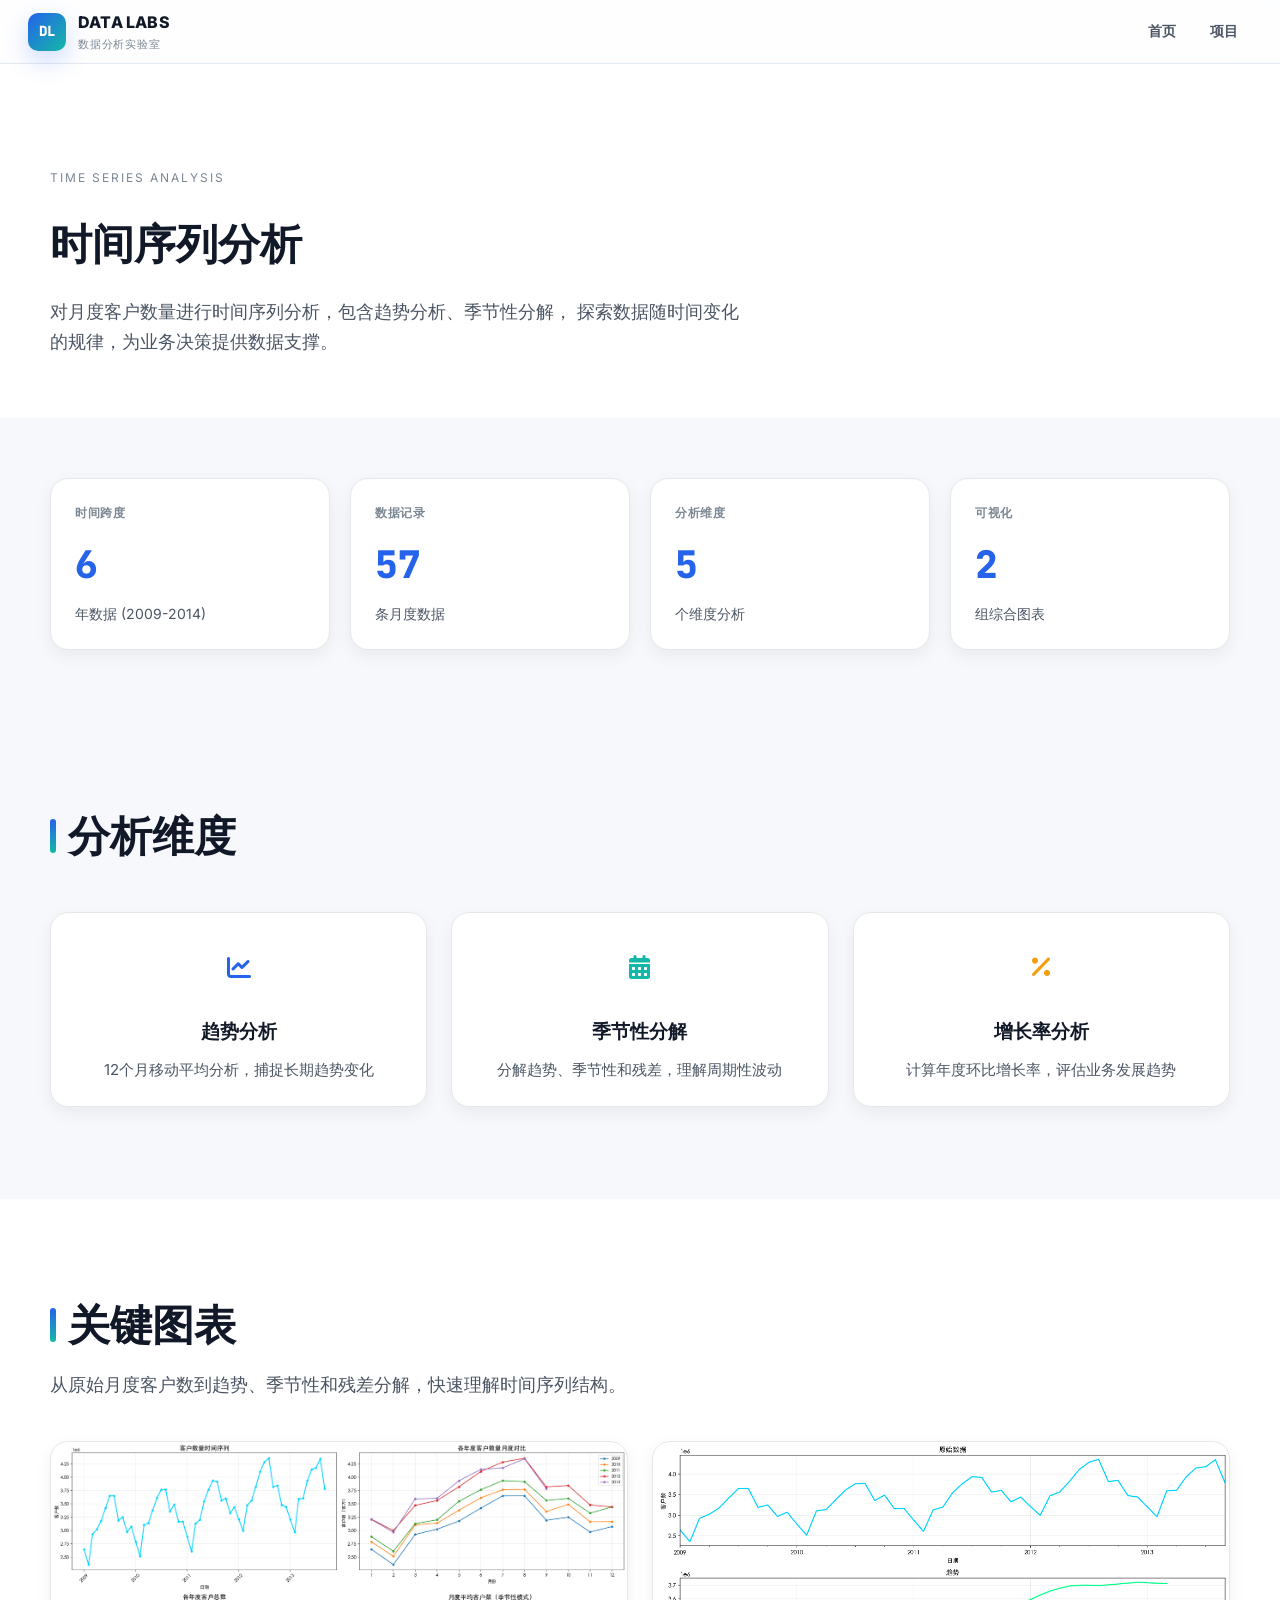
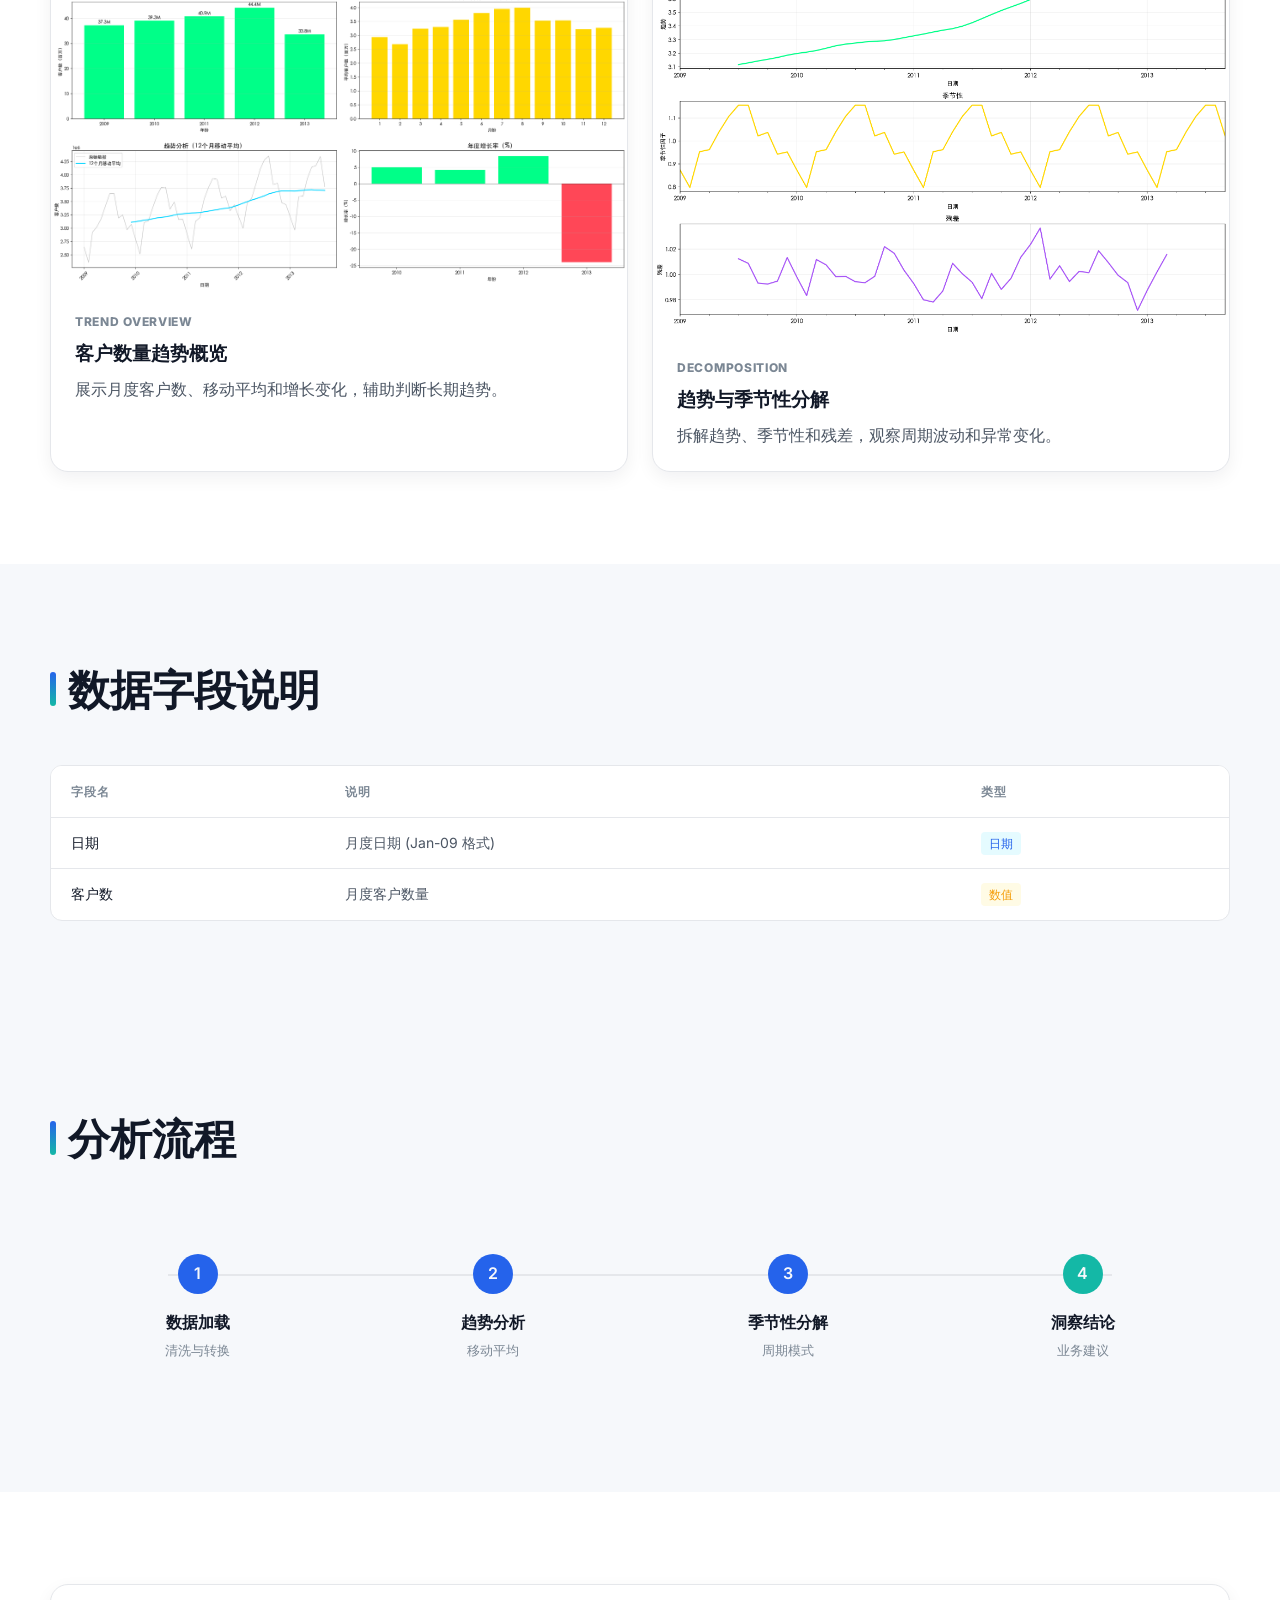
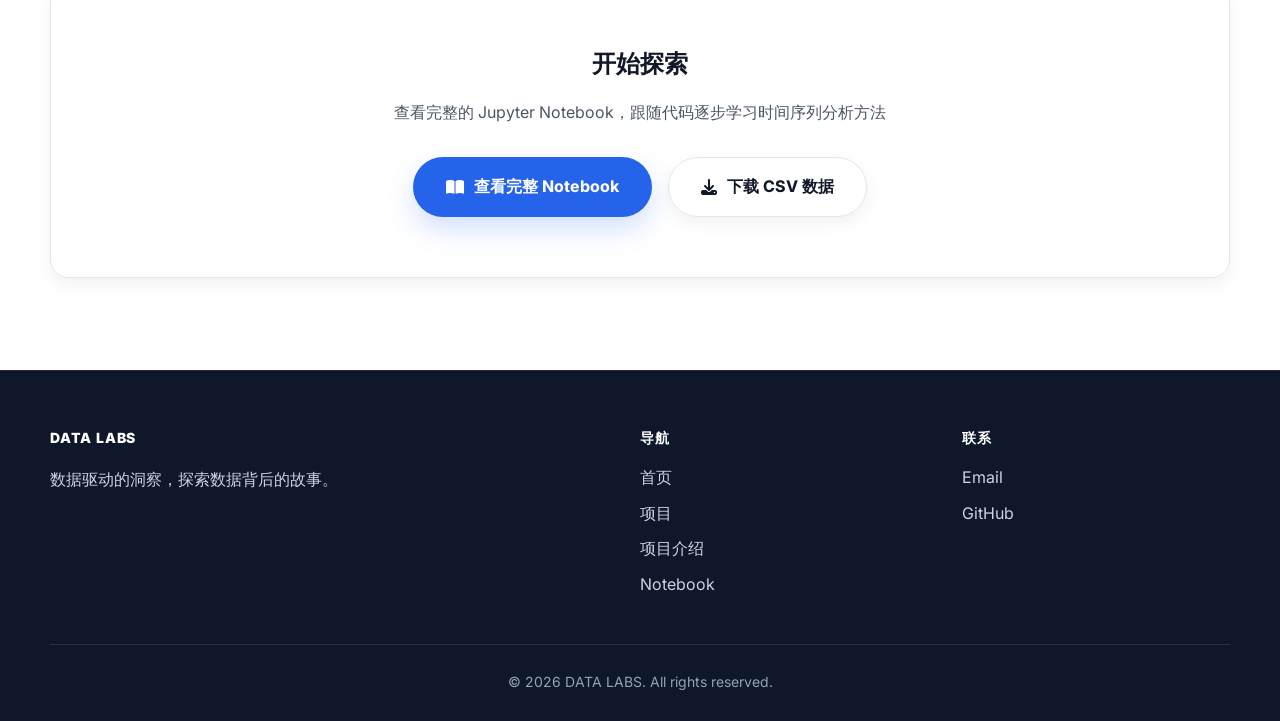
<file: time-series/index.html>
<!DOCTYPE html>
<html lang="zh-CN">
<head>
  <meta charset="UTF-8">
  <meta name="viewport" content="width=device-width, initial-scale=1.0">
  <title>时间序列分析 | DATA LABS</title>
  <meta name="description" content="对月度客户数量进行时间序列分析，包含趋势分析、季节性分解和预测模型。">
  
  <link rel="preconnect" href="https://fonts.googleapis.com">
  <link href="https://fonts.googleapis.com/css2?family=Inter:wght@400;500;600;700&family=JetBrains+Mono:wght@400;500;600&display=swap" rel="stylesheet">
  <link rel="stylesheet" href="https://cdnjs.cloudflare.com/ajax/libs/font-awesome/6.4.0/css/all.min.css">
  <link rel="stylesheet" href="../assets/css/main.css?v=20260425-3">
</head>
<body>
  <!-- 顶部状态栏 -->
  <header class="top-bar">
    <div class="brand">
      <div class="brand-icon">DL</div>
      <div>
        <div class="brand-text">DATA LABS</div>
        <div class="brand-sub">数据分析实验室</div>
      </div>
    </div>
    
    <nav class="nav-links">
      <a href="../index.html">首页</a>
      <a href="../projects/index.html">项目</a>
    </nav>

    <button class="mobile-menu-btn" aria-label="打开导航菜单">
      <i class="fas fa-bars"></i>
    </button>
  </header>

  <main class="main-content">
    <!-- Hero -->
    <section style="padding: 100px 0 60px; background: var(--bg-secondary);">
      <div class="container">
        <div style="margin-bottom: 20px;">
          <span style="font-size: 12px; color: var(--text-muted); text-transform: uppercase; letter-spacing: 2px;">
            Time Series Analysis
          </span>
        </div>
        
        <h1 style="font-size: 42px; font-weight: 700; margin-bottom: 20px;">
          时间序列分析
        </h1>
        
        <p style="font-size: 18px; color: var(--text-secondary); max-width: 700px; line-height: 1.7;">
          对月度客户数量进行时间序列分析，包含趋势分析、季节性分解，
          探索数据随时间变化的规律，为业务决策提供数据支撑。
        </p>
      </div>
    </section>

    <!-- Stats Grid -->
    <section style="padding: 60px 0; background: var(--bg-primary);">
      <div class="container">
        <div style="display: grid; grid-template-columns: repeat(4, 1fr); gap: 20px;">
          <div class="data-card">
            <div class="card-title" style="margin-bottom: 12px;">时间跨度</div>
            <div class="card-value mono">6</div>
            <div class="card-label">年数据 (2009-2014)</div>
          </div>
          
          <div class="data-card">
            <div class="card-title" style="margin-bottom: 12px;">数据记录</div>
            <div class="card-value mono">57</div>
            <div class="card-label">条月度数据</div>
          </div>
          
          <div class="data-card">
            <div class="card-title" style="margin-bottom: 12px;">分析维度</div>
            <div class="card-value mono">5</div>
            <div class="card-label">个维度分析</div>
          </div>
          
          <div class="data-card">
            <div class="card-title" style="margin-bottom: 12px;">可视化</div>
            <div class="card-value mono">2</div>
            <div class="card-label">组综合图表</div>
          </div>
        </div>
      </div>
    </section>

    <!-- Features -->
    <section class="section">
      <div class="container">
        <div class="section-header">
          <h2>分析维度</h2>
        </div>
        
        <div style="display: grid; grid-template-columns: repeat(3, 1fr); gap: 24px;">
          <div class="data-card" style="text-align: center;">
            <div style="width: 60px; height: 60px; background: var(--bg-secondary); border-radius: 50%; display: flex; align-items: center; justify-content: center; margin: 0 auto 20px; font-size: 24px; color: var(--accent-primary);">
              <i class="fas fa-chart-line"></i>
            </div>
            <h3 style="margin-bottom: 12px;">趋势分析</h3>
            <p style="color: var(--text-secondary); font-size: 15px; line-height: 1.6;">
              12个月移动平均分析，捕捉长期趋势变化</p>
          </div>
          
          <div class="data-card" style="text-align: center;">
            <div style="width: 60px; height: 60px; background: var(--bg-secondary); border-radius: 50%; display: flex; align-items: center; justify-content: center; margin: 0 auto 20px; font-size: 24px; color: var(--accent-secondary);">
              <i class="fas fa-calendar-alt"></i>
            </div>
            <h3 style="margin-bottom: 12px;">季节性分解</h3>
            <p style="color: var(--text-secondary); font-size: 15px; line-height: 1.6;">
              分解趋势、季节性和残差，理解周期性波动</p>
          </div>
          
          <div class="data-card" style="text-align: center;">
            <div style="width: 60px; height: 60px; background: var(--bg-secondary); border-radius: 50%; display: flex; align-items: center; justify-content: center; margin: 0 auto 20px; font-size: 24px; color: var(--accent-gold);">
              <i class="fas fa-percentage"></i>
            </div>
            <h3 style="margin-bottom: 12px;">增长率分析</h3>
            <p style="color: var(--text-secondary); font-size: 15px; line-height: 1.6;">
              计算年度环比增长率，评估业务发展趋势</p>
          </div>
        </div>
      </div>
    </section>

    <!-- Visual Outputs -->
    <section class="section" style="background: var(--bg-secondary);">
      <div class="container">
        <div class="section-header">
          <h2>关键图表</h2>
          <p>从原始月度客户数到趋势、季节性和残差分解，快速理解时间序列结构。</p>
        </div>

        <div style="display: grid; grid-template-columns: repeat(2, minmax(0, 1fr)); gap: 24px;">
          <article class="data-card" style="padding: 0; overflow: hidden;">
            <img src="assets/images/time_series_overview.png" alt="时间序列趋势概览图" style="display: block; width: 100%; height: auto;">
            <div style="padding: 22px 24px;">
              <div class="card-title" style="margin-bottom: 8px;">TREND OVERVIEW</div>
              <h3 style="margin-bottom: 8px;">客户数量趋势概览</h3>
              <p style="color: var(--text-secondary);">展示月度客户数、移动平均和增长变化，辅助判断长期趋势。</p>
            </div>
          </article>

          <article class="data-card" style="padding: 0; overflow: hidden;">
            <img src="assets/images/seasonal_decomposition.png" alt="时间序列季节性分解图" style="display: block; width: 100%; height: auto;">
            <div style="padding: 22px 24px;">
              <div class="card-title" style="margin-bottom: 8px;">DECOMPOSITION</div>
              <h3 style="margin-bottom: 8px;">趋势与季节性分解</h3>
              <p style="color: var(--text-secondary);">拆解趋势、季节性和残差，观察周期波动和异常变化。</p>
            </div>
          </article>
        </div>
      </div>
    </section>

    <!-- Data Schema -->
    <section class="section">
      <div class="container">
        <div class="section-header">
          <h2>数据字段说明</h2>
        </div>
        
        <div style="background: var(--bg-card); border: 1px solid var(--border-color); border-radius: 12px; overflow: hidden;">
          <table style="width: 100%; border-collapse: collapse; font-size: 14px;">
            <thead>
              <tr style="background: var(--bg-secondary);">
                <th style="padding: 16px 20px; text-align: left; font-weight: 600; color: var(--text-muted); text-transform: uppercase; font-size: 12px; letter-spacing: 1px; border-bottom: 1px solid var(--border-color);">字段名</th>
                <th style="padding: 16px 20px; text-align: left; font-weight: 600; color: var(--text-muted); text-transform: uppercase; font-size: 12px; letter-spacing: 1px; border-bottom: 1px solid var(--border-color);">说明</th>
                <th style="padding: 16px 20px; text-align: left; font-weight: 600; color: var(--text-muted); text-transform: uppercase; font-size: 12px; letter-spacing: 1px; border-bottom: 1px solid var(--border-color);">类型</th>
              </tr>
            </thead>
            <tbody>
              <tr>
                <td style="padding: 14px 20px; border-bottom: 1px solid var(--border-color); font-family: var(--font-mono);">日期</td>
                <td style="padding: 14px 20px; border-bottom: 1px solid var(--border-color); color: var(--text-secondary);">月度日期 (Jan-09 格式)</td>
                <td style="padding: 14px 20px; border-bottom: 1px solid var(--border-color);"><span style="background: rgba(0,212,255,0.1); color: var(--accent-primary); padding: 4px 8px; border-radius: 4px; font-size: 12px;">日期</span></td>
              </tr>
              <tr>
                <td style="padding: 14px 20px; font-family: var(--font-mono);">客户数</td>
                <td style="padding: 14px 20px; color: var(--text-secondary);">月度客户数量</td>
                <td style="padding: 14px 20px;"><span style="background: rgba(255,215,0,0.1); color: var(--accent-gold); padding: 4px 8px; border-radius: 4px; font-size: 12px;">数值</span></td>
              </tr>
            </tbody>
          </table>
        </div>
      </div>
    </section>

    <!-- Process Timeline -->
    <section class="section">
      <div class="container">
        <div class="section-header">
          <h2>分析流程</h2>
        </div>
        
        <div style="display: flex; justify-content: space-between; position: relative; padding: 40px 0;">
          <div style="position: absolute; top: 60px; left: 10%; right: 10%; height: 2px; background: var(--border-color);"></div>
          
          <div style="text-align: center; position: relative; z-index: 1; flex: 1;">
            <div style="width: 40px; height: 40px; background: var(--accent-primary); border-radius: 50%; display: flex; align-items: center; justify-content: center; margin: 0 auto 16px; font-weight: 600; color: var(--bg-primary);">1</div>
            <div style="font-weight: 600; margin-bottom: 4px;">数据加载</div>
            <div style="font-size: 13px; color: var(--text-muted);">清洗与转换</div>
          </div>
          
          <div style="text-align: center; position: relative; z-index: 1; flex: 1;">
            <div style="width: 40px; height: 40px; background: var(--accent-primary); border-radius: 50%; display: flex; align-items: center; justify-content: center; margin: 0 auto 16px; font-weight: 600; color: var(--bg-primary);">2</div>
            <div style="font-weight: 600; margin-bottom: 4px;">趋势分析</div>
            <div style="font-size: 13px; color: var(--text-muted);">移动平均</div>
          </div>
          
          <div style="text-align: center; position: relative; z-index: 1; flex: 1;">
            <div style="width: 40px; height: 40px; background: var(--accent-primary); border-radius: 50%; display: flex; align-items: center; justify-content: center; margin: 0 auto 16px; font-weight: 600; color: var(--bg-primary);">3</div>
            <div style="font-weight: 600; margin-bottom: 4px;">季节性分解</div>
            <div style="font-size: 13px; color: var(--text-muted);">周期模式</div>
          </div>
          
          <div style="text-align: center; position: relative; z-index: 1; flex: 1;">
            <div style="width: 40px; height: 40px; background: var(--accent-secondary); border-radius: 50%; display: flex; align-items: center; justify-content: center; margin: 0 auto 16px; font-weight: 600; color: var(--bg-primary);">4</div>
            <div style="font-weight: 600; margin-bottom: 4px;">洞察结论</div>
            <div style="font-size: 13px; color: var(--text-muted);">业务建议</div>
          </div>
        </div>
      </div>
    </section>

    <!-- CTA -->
    <section class="section" style="background: var(--bg-secondary);">
      <div class="container">
        <div class="data-card" style="text-align: center; padding: 60px;">
          <h2 style="margin-bottom: 16px;">开始探索</h2>
          <p style="color: var(--text-secondary); margin-bottom: 32px; font-size: 16px;">
            查看完整的 Jupyter Notebook，跟随代码逐步学习时间序列分析方法
          </p>
          
          <a href="notebook.html" class="btn btn-primary" style="padding: 16px 32px; font-size: 16px;">
            <i class="fas fa-book-open"></i>
            查看完整 Notebook
          </a>
          <a href="assets/data/time_series.csv" class="btn btn-secondary" style="padding: 16px 32px; font-size: 16px; margin-left: 12px;" download>
            <i class="fas fa-download"></i>
            下载 CSV 数据
          </a>
        </div>
      </div>
    </section>
  </main>

  <footer>
    <div class="container">
      <div class="footer-content">
        <div class="footer-section">
          <h3>DATA LABS</h3>
          <p>数据驱动的洞察，探索数据背后的故事。</p>
        </div>
        
        <div class="footer-section">
          <h3>导航</h3>
          <ul class="footer-links">
            <li><a href="../index.html">首页</a></li>
            <li><a href="../projects/index.html">项目</a></li>
            <li><a href="index.html">项目介绍</a></li>
            <li><a href="notebook.html">Notebook</a></li>
          </ul>
        </div>
        
        <div class="footer-section">
          <h3>联系</h3>
          <ul class="footer-links">
            <li><a href="mailto:wangan@shuce.top">Email</a></li>
            <li><a href="https://github.com/waanng" target="_blank">GitHub</a></li>
          </ul>
        </div>
      </div>
      
      <div class="footer-bottom">
        <p>&copy; 2026 DATA LABS. All rights reserved.</p>
      </div>
    </div>
  </footer>
</body>
</html>
</file>
<file: assets/css/main.css>
/* DATA LABS - bright data portfolio system */

:root {
  --bg-primary: #f6f8fb;
  --bg-secondary: #ffffff;
  --bg-card: #ffffff;
  --bg-hover: #eef5ff;
  --bg-elevated: #ffffff;

  --accent-primary: #2563eb;
  --accent-secondary: #14b8a6;
  --accent-gold: #f59e0b;
  --accent-purple: #7c3aed;

  --color-up: #10b981;
  --color-down: #ef4444;
  --color-warn: #f97316;

  --text-primary: #111827;
  --text-secondary: #4b5563;
  --text-muted: #7b8794;

  --border-color: #e5e7eb;
  --border-hover: #bfdbfe;

  --shadow-sm: 0 6px 18px rgba(15, 23, 42, 0.06);
  --shadow-md: 0 18px 45px rgba(15, 23, 42, 0.1);
  --shadow-lg: 0 30px 80px rgba(37, 99, 235, 0.14);

  --font-mono: 'JetBrains Mono', 'Fira Code', Consolas, Monaco, monospace;
  --font-sans: 'Inter', -apple-system, BlinkMacSystemFont, 'Segoe UI', Roboto, sans-serif;

  --radius-sm: 8px;
  --radius-md: 12px;
  --radius-lg: 18px;
  --transition: all 0.22s ease;
}

* {
  margin: 0;
  padding: 0;
  box-sizing: border-box;
}

html {
  scroll-behavior: smooth;
}

body {
  font-family: var(--font-sans);
  background:
    linear-gradient(180deg, rgba(239, 246, 255, 0.9), rgba(255, 255, 255, 0) 520px),
    var(--bg-primary);
  color: var(--text-primary);
  min-height: 100vh;
  line-height: 1.6;
}

a {
  color: inherit;
  text-decoration: none;
}

.mono {
  font-family: var(--font-mono);
}

.container {
  width: min(1180px, calc(100% - 48px));
  margin: 0 auto;
}

/* Header */
.top-bar,
body > header {
  background: rgba(255, 255, 255, 0.88);
  border-bottom: 1px solid rgba(226, 232, 240, 0.9);
  height: 64px;
  display: flex;
  align-items: center;
  justify-content: space-between;
  padding: 0 28px;
  position: fixed;
  top: 0;
  left: 0;
  right: 0;
  z-index: 1000;
  backdrop-filter: blur(16px);
}

body > header nav.container {
  width: min(1180px, calc(100% - 48px));
  display: flex;
  align-items: center;
  justify-content: space-between;
  padding: 0;
}

.brand,
.logo {
  display: flex;
  align-items: center;
  gap: 12px;
}

.brand-icon,
.logo-icon {
  width: 38px;
  height: 38px;
  background: linear-gradient(135deg, var(--accent-primary), var(--accent-secondary));
  border-radius: 10px;
  display: flex;
  align-items: center;
  justify-content: center;
  font-weight: 800;
  color: #ffffff;
  font-size: 14px;
  font-family: var(--font-mono);
  box-shadow: 0 10px 24px rgba(37, 99, 235, 0.22);
}

.brand-text,
.logo span {
  font-size: 16px;
  font-weight: 800;
  letter-spacing: 0.2px;
}

.brand-sub {
  font-size: 11px;
  color: var(--text-muted);
  letter-spacing: 0.8px;
}

.top-status {
  display: flex;
  align-items: center;
  gap: 18px;
  font-size: 13px;
}

.status-item {
  display: inline-flex;
  align-items: center;
  gap: 8px;
  color: var(--text-secondary);
  padding: 8px 12px;
  background: #ecfdf5;
  border: 1px solid #bbf7d0;
  border-radius: 999px;
}

.status-indicator {
  width: 8px;
  height: 8px;
  border-radius: 50%;
  background: var(--color-up);
  animation: pulse 2s infinite;
}

@keyframes pulse {
  0%, 100% { opacity: 1; transform: scale(1); }
  50% { opacity: 0.45; transform: scale(0.86); }
}

.nav-links {
  display: flex;
  align-items: center;
  gap: 6px;
  list-style: none;
}

.nav-links a {
  display: inline-flex;
  align-items: center;
  min-height: 38px;
  padding: 8px 14px;
  color: var(--text-secondary);
  font-size: 14px;
  font-weight: 650;
  border-radius: 999px;
  transition: var(--transition);
}

.nav-links a:hover,
.nav-links a.active {
  color: var(--accent-primary);
  background: #eff6ff;
}

.mobile-menu-btn {
  display: none;
  width: 40px;
  height: 40px;
  border: 1px solid var(--border-color);
  background: var(--bg-secondary);
  border-radius: 10px;
  color: var(--text-primary);
  font-size: 18px;
  cursor: pointer;
}

.main-content,
main {
  padding-top: 64px;
  min-height: 100vh;
}

/* Hero */
.hero {
  min-height: calc(100vh - 64px);
  display: flex;
  align-items: center;
  position: relative;
  overflow: hidden;
  background:
    radial-gradient(circle at 20% 20%, rgba(20, 184, 166, 0.16), transparent 34%),
    radial-gradient(circle at 78% 15%, rgba(37, 99, 235, 0.14), transparent 30%),
    linear-gradient(135deg, #ffffff 0%, #f2f8ff 52%, #eefdf9 100%);
}

.hero::before {
  content: '';
  position: absolute;
  inset: 0;
  background-image:
    linear-gradient(rgba(37, 99, 235, 0.055) 1px, transparent 1px),
    linear-gradient(90deg, rgba(37, 99, 235, 0.055) 1px, transparent 1px);
  background-size: 48px 48px;
  mask-image: linear-gradient(180deg, #000 0%, transparent 82%);
}

.hero-content {
  position: relative;
  z-index: 1;
  max-width: 700px;
  padding: 72px 0;
}

.hero-badge {
  display: inline-flex;
  align-items: center;
  gap: 8px;
  padding: 8px 14px;
  background: #eff6ff;
  border: 1px solid #bfdbfe;
  border-radius: 999px;
  font-size: 13px;
  font-weight: 700;
  color: var(--accent-primary);
  margin-bottom: 24px;
}

.hero h1 {
  font-size: clamp(42px, 6vw, 72px);
  font-weight: 850;
  line-height: 1.02;
  margin-bottom: 24px;
  letter-spacing: 0;
}

.hero h1 .highlight {
  color: var(--accent-primary);
}

.hero p {
  font-size: clamp(17px, 2vw, 21px);
  color: var(--text-secondary);
  margin-bottom: 36px;
  max-width: 620px;
  line-height: 1.75;
}

.hero-buttons {
  display: flex;
  gap: 14px;
  flex-wrap: wrap;
}

.btn {
  display: inline-flex;
  align-items: center;
  justify-content: center;
  gap: 10px;
  min-height: 42px;
  padding: 12px 22px;
  border-radius: 999px;
  font-weight: 750;
  font-size: 15px;
  cursor: pointer;
  transition: var(--transition);
  border: 1px solid transparent;
}

.btn-primary {
  background: var(--accent-primary);
  color: #ffffff;
  box-shadow: 0 12px 28px rgba(37, 99, 235, 0.2);
}

.btn-primary:hover {
  transform: translateY(-2px);
  box-shadow: 0 18px 34px rgba(37, 99, 235, 0.26);
}

.btn-secondary {
  background: var(--bg-secondary);
  color: var(--text-primary);
  border-color: var(--border-color);
  box-shadow: var(--shadow-sm);
}

.btn-secondary:hover {
  background: #f8fafc;
  border-color: var(--border-hover);
  color: var(--accent-primary);
}

/* Sections */
.section {
  padding: 92px 0;
}

.section-header {
  margin-bottom: 42px;
}

.section-header h2 {
  font-size: clamp(28px, 4vw, 42px);
  font-weight: 850;
  margin-bottom: 12px;
  display: flex;
  align-items: center;
  gap: 12px;
  letter-spacing: 0;
}

.section-header h2::before {
  content: '';
  width: 6px;
  height: 34px;
  background: linear-gradient(180deg, var(--accent-primary), var(--accent-secondary));
  border-radius: 999px;
}

.section-header p {
  font-size: 18px;
  color: var(--text-secondary);
}

.grid {
  display: grid;
  gap: 20px;
}

.grid-4 {
  grid-template-columns: repeat(4, minmax(0, 1fr));
}

/* Cards */
.data-card,
.project-card,
.notebook-info,
.tech-item {
  background: var(--bg-card);
  border: 1px solid var(--border-color);
  box-shadow: var(--shadow-sm);
}

.data-card {
  border-radius: var(--radius-lg);
  padding: 24px;
  transition: var(--transition);
}

.data-card:hover {
  border-color: var(--border-hover);
  transform: translateY(-2px);
  box-shadow: var(--shadow-md);
}

.card-header {
  display: flex;
  justify-content: space-between;
  align-items: center;
  gap: 12px;
  margin-bottom: 16px;
}

.card-title {
  font-size: 12px;
  text-transform: uppercase;
  letter-spacing: 0.7px;
  color: var(--text-muted);
  font-weight: 800;
}

.card-badge {
  padding: 4px 10px;
  border-radius: 999px;
  font-size: 11px;
  font-weight: 800;
  text-transform: uppercase;
  font-family: var(--font-mono);
}

.badge-live {
  background: #ecfdf5;
  color: #047857;
}

.card-value {
  font-family: var(--font-mono);
  font-size: 38px;
  font-weight: 800;
  margin-bottom: 8px;
  color: var(--accent-primary);
}

.card-label {
  font-size: 14px;
  color: var(--text-secondary);
}

.projects-grid,
.tech-stack {
  display: grid;
  grid-template-columns: repeat(auto-fit, minmax(260px, 1fr));
  gap: 24px;
}

.project-card {
  border-radius: var(--radius-lg);
  overflow: hidden;
  transition: var(--transition);
  cursor: default;
  min-width: 0;
}

.project-card:hover {
  border-color: var(--border-hover);
  transform: translateY(-5px);
  box-shadow: var(--shadow-lg);
}

.project-card::before {
  content: '';
  display: block;
  height: 4px;
  background: linear-gradient(90deg, var(--accent-primary), var(--accent-secondary));
  opacity: 0;
  transition: opacity 0.22s ease;
}

.project-card:hover::before {
  opacity: 1;
}

.project-image {
  height: 190px;
  position: relative;
  overflow: hidden;
}

.project-image img {
  width: 100%;
  height: 100%;
  object-fit: cover;
}

.project-icon {
  width: 100%;
  height: 100%;
  min-height: 100px;
  display: flex;
  align-items: center;
  justify-content: center;
  background:
    linear-gradient(135deg, rgba(37, 99, 235, 0.12), rgba(20, 184, 166, 0.14)),
    #f8fafc;
  font-size: 48px;
  color: var(--accent-primary);
}

.project-image .project-tag {
  position: absolute;
  top: 16px;
  left: 16px;
}

.project-tag,
.project-content .project-tag {
  display: inline-flex;
  align-items: center;
  width: fit-content;
  padding: 6px 11px;
  background: #eff6ff;
  border: 1px solid #bfdbfe;
  border-radius: 999px;
  font-size: 12px;
  font-weight: 800;
  text-transform: uppercase;
  color: var(--accent-primary);
  position: static;
  margin-bottom: 12px;
}

.project-content {
  padding: 24px;
}

.project-content h3 {
  font-size: 22px;
  font-weight: 800;
  margin-bottom: 10px;
  letter-spacing: 0;
}

.project-content p {
  font-size: 15px;
  color: var(--text-secondary);
  margin-bottom: 18px;
  line-height: 1.7;
}

.project-metrics {
  display: flex;
  flex-wrap: wrap;
  gap: 12px;
  padding: 14px 0;
  border-top: 1px solid var(--border-color);
  border-bottom: 1px solid var(--border-color);
  margin-bottom: 18px;
}

.project-metrics span {
  display: inline-flex;
  align-items: center;
  gap: 7px;
  font-family: var(--font-mono);
  font-size: 13px;
  color: var(--text-secondary);
}

.project-metrics i {
  color: var(--accent-primary);
}

.project-link {
  display: inline-flex;
  align-items: center;
  gap: 8px;
  color: var(--accent-primary);
  font-weight: 800;
  transition: var(--transition);
}

.project-link:hover {
  gap: 12px;
}

.tech-stack {
  margin-top: 36px;
}

.tech-item {
  display: flex;
  align-items: center;
  gap: 12px;
  padding: 16px 18px;
  border-radius: var(--radius-md);
  font-weight: 750;
  transition: var(--transition);
}

.tech-item:hover {
  border-color: var(--border-hover);
  background: #f8fbff;
  transform: translateY(-2px);
}

.tech-item i {
  font-size: 20px;
  color: var(--accent-primary);
}

/* Notebook viewer */
.notebook-viewer,
.viewer-layout {
  display: flex;
  height: calc(100vh - 64px);
  padding-top: 64px;
}

.notebook-sidebar,
.viewer-sidebar {
  width: 300px;
  background: #f8fafc;
  border-right: 1px solid var(--border-color);
  padding: 24px;
  overflow-y: auto;
  flex-shrink: 0;
}

.notebook-info {
  border-radius: var(--radius-lg);
  padding: 20px;
  margin-bottom: 24px;
}

.notebook-info h3 {
  font-size: 16px;
  font-weight: 800;
  margin-bottom: 16px;
  display: flex;
  align-items: center;
  gap: 8px;
}

.notebook-info h3 i,
.notebook-meta-list i {
  color: var(--accent-primary);
}

.notebook-meta-list {
  list-style: none;
}

.notebook-meta-list li {
  display: flex;
  align-items: center;
  gap: 10px;
  padding: 9px 0;
  font-size: 14px;
  color: var(--text-secondary);
  border-bottom: 1px solid var(--border-color);
}

.notebook-meta-list li:last-child {
  border-bottom: none;
}

.notebook-meta-list i {
  width: 16px;
}

.toc-title {
  font-size: 12px;
  font-weight: 850;
  text-transform: uppercase;
  letter-spacing: 0.8px;
  color: var(--text-muted);
  margin-bottom: 14px;
}

.toc-list {
  list-style: none;
}

.toc-list li {
  margin-bottom: 6px;
}

.toc-list a {
  display: block;
  padding: 10px 12px;
  border-radius: 10px;
  font-size: 14px;
  color: var(--text-secondary);
  transition: var(--transition);
  border: 1px solid transparent;
}

.toc-list a:hover {
  background: #eff6ff;
  color: var(--accent-primary);
  border-color: #bfdbfe;
}

.notebook-content,
.viewer-content {
  flex: 1;
  position: relative;
  background: #ffffff;
  overflow: hidden;
}

.notebook-content iframe,
.viewer-content iframe {
  width: 100%;
  height: 100%;
  border: none;
}

.loading,
.loading-overlay {
  position: absolute;
  inset: 0;
  background: #ffffff;
  display: flex;
  flex-direction: column;
  align-items: center;
  justify-content: center;
  text-align: center;
  color: var(--text-secondary);
  z-index: 100;
}

.loading-overlay.hidden {
  display: none;
}

.loading i,
.loading-overlay i {
  font-size: 44px;
  margin-bottom: 16px;
  color: var(--accent-primary);
  animation: spin 1.5s linear infinite;
}

@keyframes spin {
  to { transform: rotate(360deg); }
}

.download-section {
  margin-top: 30px;
  padding-top: 22px;
  border-top: 1px solid var(--border-color);
}

/* Footer */
footer {
  background: #0f172a;
  border-top: 1px solid rgba(255, 255, 255, 0.08);
  padding: 56px 0 28px;
  color: #e5e7eb;
}

.footer-content {
  display: grid;
  grid-template-columns: 2fr 1fr 1fr;
  gap: 54px;
  margin-bottom: 36px;
}

.footer-section h3 {
  font-size: 14px;
  font-weight: 850;
  text-transform: uppercase;
  letter-spacing: 0.8px;
  color: #ffffff;
  margin-bottom: 16px;
}

.footer-section p,
.footer-links a {
  color: #cbd5e1;
}

.footer-section p {
  line-height: 1.8;
}

.footer-links {
  list-style: none;
}

.footer-links li {
  margin-bottom: 10px;
}

.footer-links a {
  transition: var(--transition);
}

.footer-links a:hover {
  color: #93c5fd;
}

.footer-bottom {
  text-align: center;
  padding-top: 26px;
  border-top: 1px solid rgba(255, 255, 255, 0.1);
  color: #94a3b8;
  font-size: 14px;
}

/* Responsive safety net for existing inline grids */
@media (max-width: 1080px) {
  .grid-4,
  .container > div[style*="repeat(2"],
  .container > div[style*="repeat(4"],
  .container > div[style*="repeat(6"],
  .projects-grid[style],
  .tech-stack[style] {
    grid-template-columns: repeat(2, minmax(0, 1fr)) !important;
  }

  .hero-grid {
    grid-template-columns: 1fr !important;
  }
}

@media (max-width: 768px) {
  .container {
    width: min(100% - 32px, 1180px);
  }

  .top-bar,
  body > header {
    height: 60px;
    padding: 0 16px;
  }

  .brand-sub,
  .top-status {
    display: none;
  }

  .main-content,
  main {
    padding-top: 60px;
  }

  .nav-links {
    display: none;
    position: absolute;
    top: 60px;
    left: 16px;
    right: 16px;
    flex-direction: column;
    align-items: stretch;
    padding: 10px;
    background: #ffffff;
    border: 1px solid var(--border-color);
    border-radius: 16px;
    box-shadow: var(--shadow-md);
  }

  .nav-links.active {
    display: flex;
  }

  .nav-links a {
    border-radius: 10px;
    justify-content: center;
  }

  .mobile-menu-btn {
    display: inline-flex;
    align-items: center;
    justify-content: center;
  }

  .hero {
    min-height: auto;
  }

  .hero-content {
    padding: 72px 0 56px;
  }

  .section {
    padding: 64px 0;
  }

  .grid-4,
  .projects-grid,
  .tech-stack,
  .container > div[style*="repeat(2"],
  .container > div[style*="repeat(3"],
  .container > div[style*="repeat(4"],
  .container > div[style*="repeat(6"],
  .projects-grid[style],
  .tech-stack[style] {
    grid-template-columns: 1fr !important;
  }

  .project-metrics {
    gap: 10px;
  }

  .viewer-layout,
  .notebook-viewer {
    height: calc(100vh - 60px);
    padding-top: 60px;
  }

  .viewer-sidebar,
  .notebook-sidebar {
    display: none;
  }

  .footer-content {
    grid-template-columns: 1fr;
    gap: 30px;
  }
}

@media (prefers-reduced-motion: reduce) {
  *,
  *::before,
  *::after {
    animation-duration: 0.01ms !important;
    animation-iteration-count: 1 !important;
    scroll-behavior: auto !important;
    transition-duration: 0.01ms !important;
  }
}

::-webkit-scrollbar {
  width: 8px;
  height: 8px;
}

::-webkit-scrollbar-track {
  background: #f1f5f9;
}

::-webkit-scrollbar-thumb {
  background: #cbd5e1;
  border-radius: 999px;
}

::-webkit-scrollbar-thumb:hover {
  background: #94a3b8;
}
</file>
